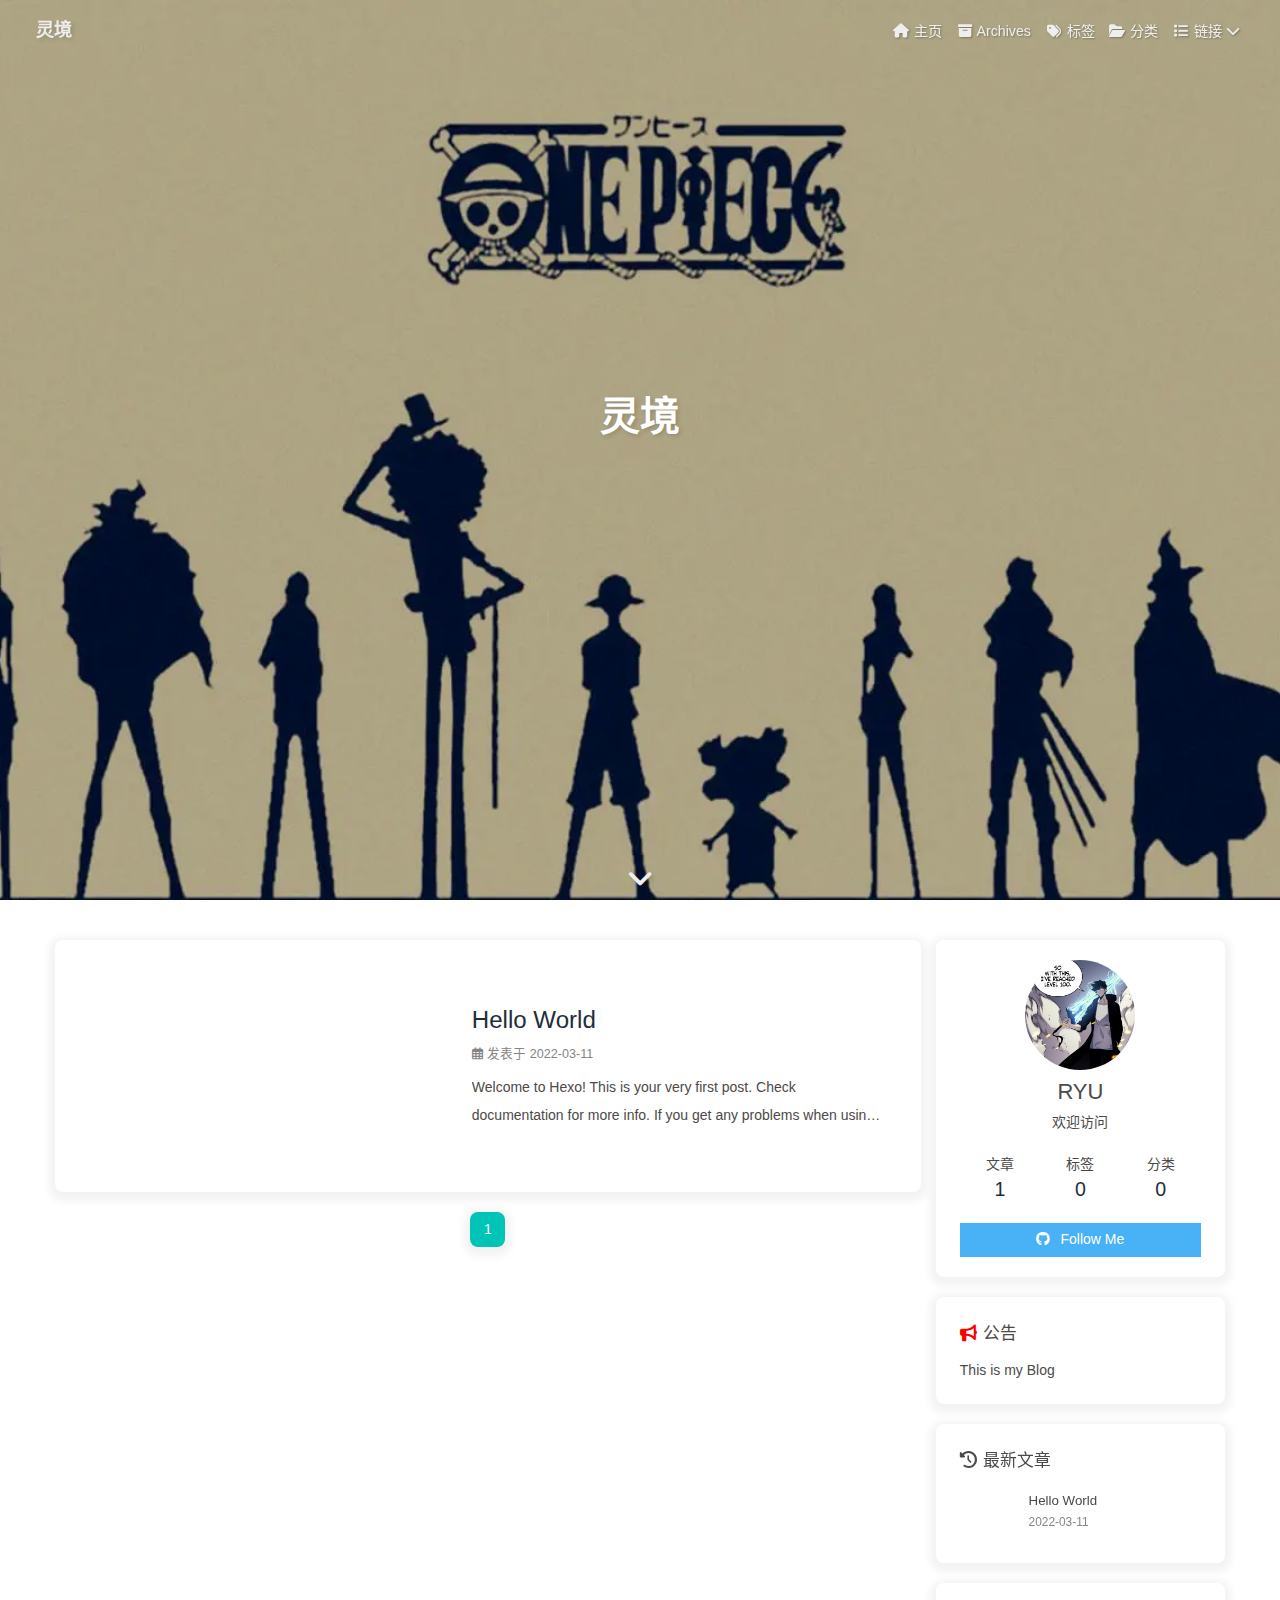
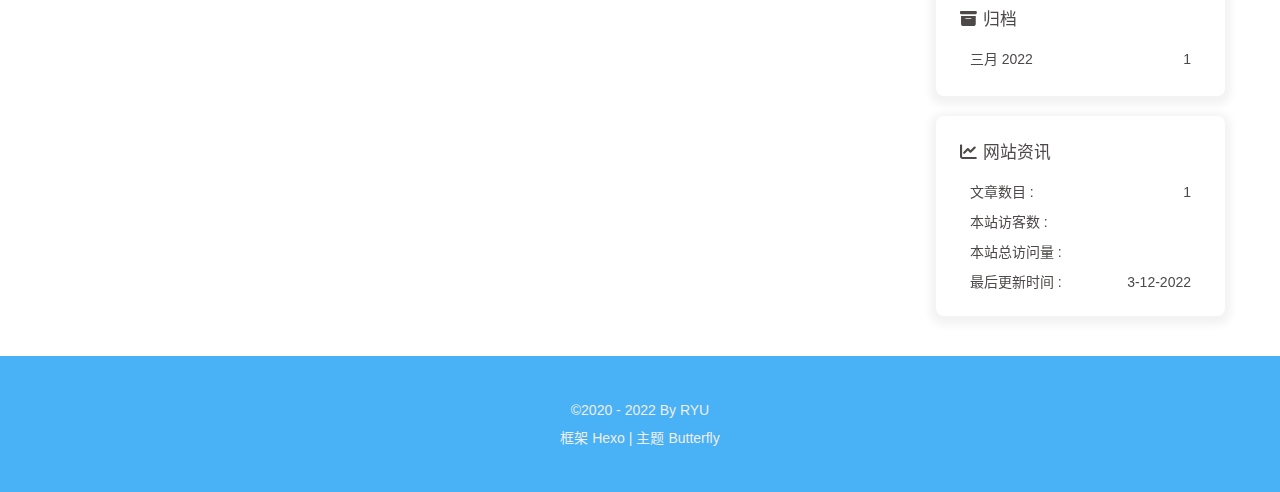
<file: index.html>
<!DOCTYPE html><html lang="zh-CN" data-theme="light"><head><meta charset="UTF-8"><meta http-equiv="X-UA-Compatible" content="IE=edge"><meta name="viewport" content="width=device-width, initial-scale=1.0, maximum-scale=1.0, user-scalable=no"><title>灵境 - 这是一个元宇宙</title><meta name="keywords" content="区块链"><meta name="author" content="RYU"><meta name="copyright" content="RYU"><meta name="format-detection" content="telephone=no"><meta name="theme-color" content="#ffffff"><meta name="description" content="欢迎访问">
<meta property="og:type" content="website">
<meta property="og:title" content="灵境">
<meta property="og:url" content="https://ryu-1992.github/index.html">
<meta property="og:site_name" content="灵境">
<meta property="og:description" content="欢迎访问">
<meta property="og:locale" content="zh_CN">
<meta property="og:image" content="https://ryu-1992.github/img/TX1.jpg">
<meta property="article:author" content="RYU">
<meta property="article:tag" content="区块链">
<meta name="twitter:card" content="summary">
<meta name="twitter:image" content="https://ryu-1992.github/img/TX1.jpg"><link rel="shortcut icon" href="/img/favicon.png"><link rel="canonical" href="https://ryu-1992.github/"><link rel="preconnect" href="//cdn.jsdelivr.net"/><link rel="preconnect" href="//busuanzi.ibruce.info"/><link rel="stylesheet" href="/css/index.css"><link rel="stylesheet" href="https://cdn.jsdelivr.net/npm/@fortawesome/fontawesome-free@6/css/all.min.css" media="print" onload="this.media='all'"><link rel="stylesheet" href="https://cdn.jsdelivr.net/npm/@fancyapps/ui/dist/fancybox.css" media="print" onload="this.media='all'"><script>const GLOBAL_CONFIG = { 
  root: '/',
  algolia: undefined,
  localSearch: undefined,
  translate: undefined,
  noticeOutdate: undefined,
  highlight: {"plugin":"highlighjs","highlightCopy":true,"highlightLang":true,"highlightHeightLimit":false},
  copy: {
    success: '复制成功',
    error: '复制错误',
    noSupport: '浏览器不支持'
  },
  relativeDate: {
    homepage: false,
    post: false
  },
  runtime: '',
  date_suffix: {
    just: '刚刚',
    min: '分钟前',
    hour: '小时前',
    day: '天前',
    month: '个月前'
  },
  copyright: undefined,
  lightbox: 'fancybox',
  Snackbar: undefined,
  source: {
    justifiedGallery: {
      js: 'https://cdn.jsdelivr.net/npm/flickr-justified-gallery@2/dist/fjGallery.min.js',
      css: 'https://cdn.jsdelivr.net/npm/flickr-justified-gallery@2/dist/fjGallery.min.css'
    }
  },
  isPhotoFigcaption: false,
  islazyload: false,
  isAnchor: false
}</script><script id="config-diff">var GLOBAL_CONFIG_SITE = {
  title: '灵境',
  isPost: false,
  isHome: true,
  isHighlightShrink: false,
  isToc: false,
  postUpdate: '2022-03-12 11:59:49'
}</script><noscript><style type="text/css">
  #nav {
    opacity: 1
  }
  .justified-gallery img {
    opacity: 1
  }

  #recent-posts time,
  #post-meta time {
    display: inline !important
  }
</style></noscript><script>(win=>{
    win.saveToLocal = {
      set: function setWithExpiry(key, value, ttl) {
        if (ttl === 0) return
        const now = new Date()
        const expiryDay = ttl * 86400000
        const item = {
          value: value,
          expiry: now.getTime() + expiryDay,
        }
        localStorage.setItem(key, JSON.stringify(item))
      },

      get: function getWithExpiry(key) {
        const itemStr = localStorage.getItem(key)

        if (!itemStr) {
          return undefined
        }
        const item = JSON.parse(itemStr)
        const now = new Date()

        if (now.getTime() > item.expiry) {
          localStorage.removeItem(key)
          return undefined
        }
        return item.value
      }
    }
  
    win.getScript = url => new Promise((resolve, reject) => {
      const script = document.createElement('script')
      script.src = url
      script.async = true
      script.onerror = reject
      script.onload = script.onreadystatechange = function() {
        const loadState = this.readyState
        if (loadState && loadState !== 'loaded' && loadState !== 'complete') return
        script.onload = script.onreadystatechange = null
        resolve()
      }
      document.head.appendChild(script)
    })
  
      win.activateDarkMode = function () {
        document.documentElement.setAttribute('data-theme', 'dark')
        if (document.querySelector('meta[name="theme-color"]') !== null) {
          document.querySelector('meta[name="theme-color"]').setAttribute('content', '#0d0d0d')
        }
      }
      win.activateLightMode = function () {
        document.documentElement.setAttribute('data-theme', 'light')
        if (document.querySelector('meta[name="theme-color"]') !== null) {
          document.querySelector('meta[name="theme-color"]').setAttribute('content', '#ffffff')
        }
      }
      const t = saveToLocal.get('theme')
    
          if (t === 'dark') activateDarkMode()
          else if (t === 'light') activateLightMode()
        
      const asideStatus = saveToLocal.get('aside-status')
      if (asideStatus !== undefined) {
        if (asideStatus === 'hide') {
          document.documentElement.classList.add('hide-aside')
        } else {
          document.documentElement.classList.remove('hide-aside')
        }
      }
    
    const detectApple = () => {
      if(/iPad|iPhone|iPod|Macintosh/.test(navigator.userAgent)){
        document.documentElement.classList.add('apple')
      }
    }
    detectApple()
    })(window)</script><meta name="generator" content="Hexo 5.4.1"></head><body><div id="sidebar"><div id="menu-mask"></div><div id="sidebar-menus"><div class="avatar-img is-center"><img src="/./img/TX1.jpg" onerror="onerror=null;src='/img/friend_404.gif'" alt="avatar"/></div><div class="site-data is-center"><div class="data-item"><a href="/archives/"><div class="headline">文章</div><div class="length-num">1</div></a></div><div class="data-item"><a href="/tags/"><div class="headline">标签</div><div class="length-num">0</div></a></div><div class="data-item"><a href="/categories/"><div class="headline">分类</div><div class="length-num">0</div></a></div></div><hr/><div class="menus_items"><div class="menus_item"><a class="site-page" href="/"><i class="fa-fw fas fa-home"></i><span> 主页</span></a></div><div class="menus_item"><a class="site-page" href="/archives/"><i class="fa-fw fas fa-archive"></i><span> Archives</span></a></div><div class="menus_item"><a class="site-page" href="/tags/"><i class="fa-fw fas fa-tags"></i><span> 标签</span></a></div><div class="menus_item"><a class="site-page" href="/categories/"><i class="fa-fw fas fa-folder-open"></i><span> 分类</span></a></div><div class="menus_item"><a class="site-page group" href="javascript:void(0);"><i class="fa-fw fas fa-list"></i><span> 链接</span><i class="fas fa-chevron-down"></i></a><ul class="menus_item_child"><li><a class="site-page child" href="/music/"><i class="fa-fw fas fa-music"></i><span> 以太坊链接</span></a></li><li><a class="site-page child" href="/movies/"><i class="fa-fw fas fa-video"></i><span> 关于</span></a></li></ul></div></div></div></div><div class="page" id="body-wrap"><header class="full_page" id="page-header" style="background-image: url('/./img/1111.jpg')"><nav id="nav"><span id="blog_name"><a id="site-name" href="/">灵境</a></span><div id="menus"><div class="menus_items"><div class="menus_item"><a class="site-page" href="/"><i class="fa-fw fas fa-home"></i><span> 主页</span></a></div><div class="menus_item"><a class="site-page" href="/archives/"><i class="fa-fw fas fa-archive"></i><span> Archives</span></a></div><div class="menus_item"><a class="site-page" href="/tags/"><i class="fa-fw fas fa-tags"></i><span> 标签</span></a></div><div class="menus_item"><a class="site-page" href="/categories/"><i class="fa-fw fas fa-folder-open"></i><span> 分类</span></a></div><div class="menus_item"><a class="site-page group" href="javascript:void(0);"><i class="fa-fw fas fa-list"></i><span> 链接</span><i class="fas fa-chevron-down"></i></a><ul class="menus_item_child"><li><a class="site-page child" href="/music/"><i class="fa-fw fas fa-music"></i><span> 以太坊链接</span></a></li><li><a class="site-page child" href="/movies/"><i class="fa-fw fas fa-video"></i><span> 关于</span></a></li></ul></div></div><div id="toggle-menu"><a class="site-page"><i class="fas fa-bars fa-fw"></i></a></div></div></nav><div id="site-info"><h1 id="site-title">灵境</h1></div><div id="scroll-down"><i class="fas fa-angle-down scroll-down-effects"></i></div></header><main class="layout" id="content-inner"><div class="recent-posts" id="recent-posts"><div class="recent-post-item"><div class="post_cover left"><a href="/2022/03/11/hello-world/" title="Hello World"><img class="post_bg" src="[data-uri]" onerror="this.onerror=null;this.src='/img/404.jpg'" alt="Hello World"></a></div><div class="recent-post-info"><a class="article-title" href="/2022/03/11/hello-world/" title="Hello World">Hello World</a><div class="article-meta-wrap"><span class="post-meta-date"><i class="far fa-calendar-alt"></i><span class="article-meta-label">发表于</span><time datetime="2022-03-11T14:10:58.760Z" title="发表于 2022-03-11 22:10:58">2022-03-11</time></span></div><div class="content">Welcome to Hexo! This is your very first post. Check documentation for more info. If you get any problems when using Hexo, you can find the answer in troubleshooting or you can ask me on GitHub.
Quick StartCreate a new post1$ hexo new &quot;My New Post&quot;

More info: Writing
Run server1$ hexo server

More info: Server
Generate static files1$ hexo generate

More info: Generating
Deploy to remote sites1$ hexo deploy

More info: Deployment
</div></div></div><nav id="pagination"><div class="pagination"><span class="page-number current">1</span></div></nav></div><div class="aside-content" id="aside-content"><div class="card-widget card-info"><div class="is-center"><div class="avatar-img"><img src="/./img/TX1.jpg" onerror="this.onerror=null;this.src='/img/friend_404.gif'" alt="avatar"/></div><div class="author-info__name">RYU</div><div class="author-info__description">欢迎访问</div></div><div class="card-info-data is-center"><div class="card-info-data-item"><a href="/archives/"><div class="headline">文章</div><div class="length-num">1</div></a></div><div class="card-info-data-item"><a href="/tags/"><div class="headline">标签</div><div class="length-num">0</div></a></div><div class="card-info-data-item"><a href="/categories/"><div class="headline">分类</div><div class="length-num">0</div></a></div></div><a id="card-info-btn" target="_blank" rel="noopener" href="https://github.com/xxxxxx"><i class="fab fa-github"></i><span>Follow Me</span></a></div><div class="card-widget card-announcement"><div class="item-headline"><i class="fas fa-bullhorn fa-shake"></i><span>公告</span></div><div class="announcement_content">This is my Blog</div></div><div class="sticky_layout"><div class="card-widget card-recent-post"><div class="item-headline"><i class="fas fa-history"></i><span>最新文章</span></div><div class="aside-list"><div class="aside-list-item"><a class="thumbnail" href="/2022/03/11/hello-world/" title="Hello World"><img src="[data-uri]" onerror="this.onerror=null;this.src='/img/404.jpg'" alt="Hello World"/></a><div class="content"><a class="title" href="/2022/03/11/hello-world/" title="Hello World">Hello World</a><time datetime="2022-03-11T14:10:58.760Z" title="发表于 2022-03-11 22:10:58">2022-03-11</time></div></div></div></div><div class="card-widget card-archives"><div class="item-headline"><i class="fas fa-archive"></i><span>归档</span></div><ul class="card-archive-list"><li class="card-archive-list-item"><a class="card-archive-list-link" href="/archives/2022/03/"><span class="card-archive-list-date">三月 2022</span><span class="card-archive-list-count">1</span></a></li></ul></div><div class="card-widget card-webinfo"><div class="item-headline"><i class="fas fa-chart-line"></i><span>网站资讯</span></div><div class="webinfo"><div class="webinfo-item"><div class="item-name">文章数目 :</div><div class="item-count">1</div></div><div class="webinfo-item"><div class="item-name">本站访客数 :</div><div class="item-count" id="busuanzi_value_site_uv"></div></div><div class="webinfo-item"><div class="item-name">本站总访问量 :</div><div class="item-count" id="busuanzi_value_site_pv"></div></div><div class="webinfo-item"><div class="item-name">最后更新时间 :</div><div class="item-count" id="last-push-date" data-lastPushDate="2022-03-12T03:59:49.152Z"></div></div></div></div></div></div></main><footer id="footer"><div id="footer-wrap"><div class="copyright">&copy;2020 - 2022 By RYU</div><div class="framework-info"><span>框架 </span><a target="_blank" rel="noopener" href="https://hexo.io">Hexo</a><span class="footer-separator">|</span><span>主题 </span><a target="_blank" rel="noopener" href="https://github.com/jerryc127/hexo-theme-butterfly">Butterfly</a></div></div></footer></div><div id="rightside"><div id="rightside-config-hide"><button id="darkmode" type="button" title="浅色和深色模式转换"><i class="fas fa-adjust"></i></button><button id="hide-aside-btn" type="button" title="单栏和双栏切换"><i class="fas fa-arrows-alt-h"></i></button></div><div id="rightside-config-show"><button id="rightside_config" type="button" title="设置"><i class="fas fa-cog fa-spin"></i></button><button id="go-up" type="button" title="回到顶部"><i class="fas fa-arrow-up"></i></button></div></div><div><script src="/js/utils.js"></script><script src="/js/main.js"></script><script src="https://cdn.jsdelivr.net/npm/@fancyapps/ui/dist/fancybox.umd.js"></script><div class="js-pjax"></div><script async data-pjax src="//busuanzi.ibruce.info/busuanzi/2.3/busuanzi.pure.mini.js"></script></div></body></html>
</file>
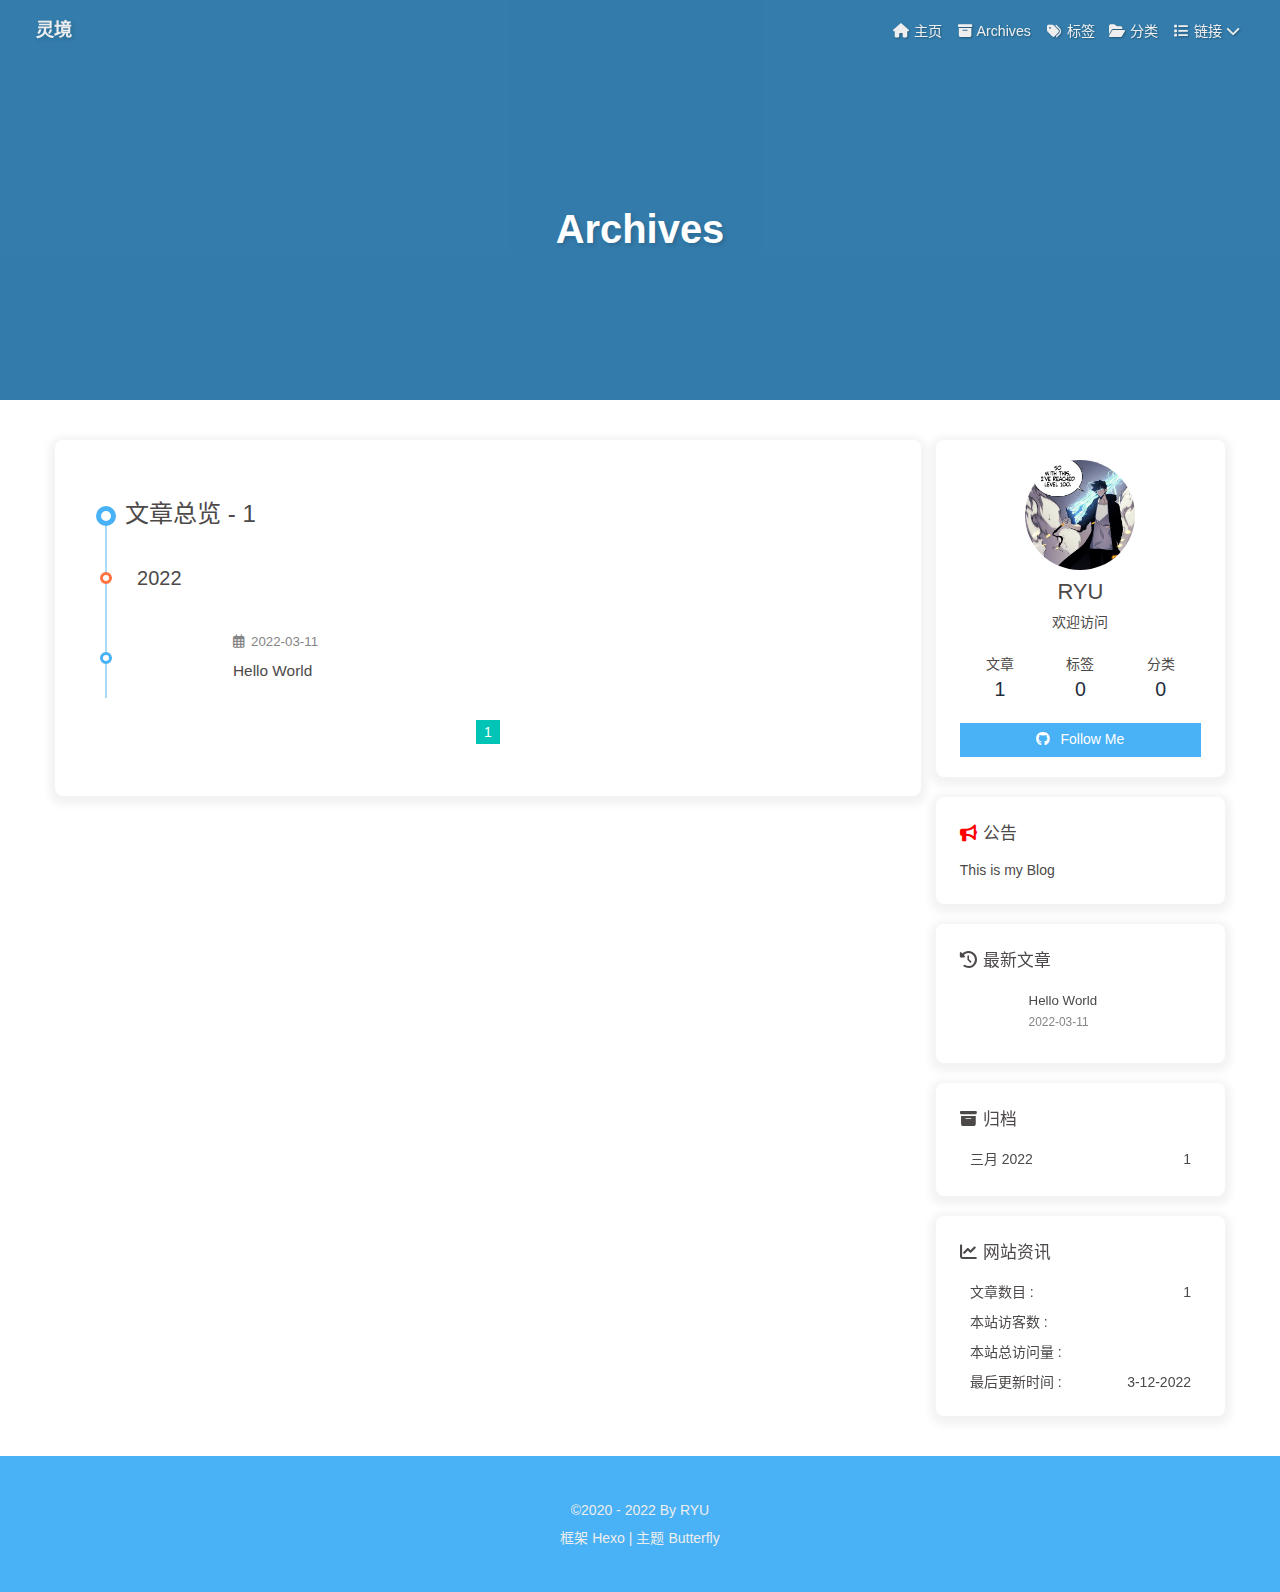
<file: archives/index.html>
<!DOCTYPE html><html lang="zh-CN" data-theme="light"><head><meta charset="UTF-8"><meta http-equiv="X-UA-Compatible" content="IE=edge"><meta name="viewport" content="width=device-width, initial-scale=1.0, maximum-scale=1.0, user-scalable=no"><title>Archives | 灵境</title><meta name="keywords" content="区块链"><meta name="author" content="RYU"><meta name="copyright" content="RYU"><meta name="format-detection" content="telephone=no"><meta name="theme-color" content="#ffffff"><meta name="description" content="欢迎访问">
<meta property="og:type" content="website">
<meta property="og:title" content="灵境">
<meta property="og:url" content="https://ryu-1992.github/archives/index.html">
<meta property="og:site_name" content="灵境">
<meta property="og:description" content="欢迎访问">
<meta property="og:locale" content="zh_CN">
<meta property="og:image" content="https://ryu-1992.github/img/TX1.jpg">
<meta property="article:author" content="RYU">
<meta property="article:tag" content="区块链">
<meta name="twitter:card" content="summary">
<meta name="twitter:image" content="https://ryu-1992.github/img/TX1.jpg"><link rel="shortcut icon" href="/img/favicon.png"><link rel="canonical" href="https://ryu-1992.github/archives/"><link rel="preconnect" href="//cdn.jsdelivr.net"/><link rel="preconnect" href="//busuanzi.ibruce.info"/><link rel="stylesheet" href="/css/index.css"><link rel="stylesheet" href="https://cdn.jsdelivr.net/npm/@fortawesome/fontawesome-free@6/css/all.min.css" media="print" onload="this.media='all'"><link rel="stylesheet" href="https://cdn.jsdelivr.net/npm/@fancyapps/ui/dist/fancybox.css" media="print" onload="this.media='all'"><script>const GLOBAL_CONFIG = { 
  root: '/',
  algolia: undefined,
  localSearch: undefined,
  translate: undefined,
  noticeOutdate: undefined,
  highlight: {"plugin":"highlighjs","highlightCopy":true,"highlightLang":true,"highlightHeightLimit":false},
  copy: {
    success: '复制成功',
    error: '复制错误',
    noSupport: '浏览器不支持'
  },
  relativeDate: {
    homepage: false,
    post: false
  },
  runtime: '',
  date_suffix: {
    just: '刚刚',
    min: '分钟前',
    hour: '小时前',
    day: '天前',
    month: '个月前'
  },
  copyright: undefined,
  lightbox: 'fancybox',
  Snackbar: undefined,
  source: {
    justifiedGallery: {
      js: 'https://cdn.jsdelivr.net/npm/flickr-justified-gallery@2/dist/fjGallery.min.js',
      css: 'https://cdn.jsdelivr.net/npm/flickr-justified-gallery@2/dist/fjGallery.min.css'
    }
  },
  isPhotoFigcaption: false,
  islazyload: false,
  isAnchor: false
}</script><script id="config-diff">var GLOBAL_CONFIG_SITE = {
  title: 'Archives',
  isPost: false,
  isHome: false,
  isHighlightShrink: false,
  isToc: false,
  postUpdate: '2022-03-12 11:59:49'
}</script><noscript><style type="text/css">
  #nav {
    opacity: 1
  }
  .justified-gallery img {
    opacity: 1
  }

  #recent-posts time,
  #post-meta time {
    display: inline !important
  }
</style></noscript><script>(win=>{
    win.saveToLocal = {
      set: function setWithExpiry(key, value, ttl) {
        if (ttl === 0) return
        const now = new Date()
        const expiryDay = ttl * 86400000
        const item = {
          value: value,
          expiry: now.getTime() + expiryDay,
        }
        localStorage.setItem(key, JSON.stringify(item))
      },

      get: function getWithExpiry(key) {
        const itemStr = localStorage.getItem(key)

        if (!itemStr) {
          return undefined
        }
        const item = JSON.parse(itemStr)
        const now = new Date()

        if (now.getTime() > item.expiry) {
          localStorage.removeItem(key)
          return undefined
        }
        return item.value
      }
    }
  
    win.getScript = url => new Promise((resolve, reject) => {
      const script = document.createElement('script')
      script.src = url
      script.async = true
      script.onerror = reject
      script.onload = script.onreadystatechange = function() {
        const loadState = this.readyState
        if (loadState && loadState !== 'loaded' && loadState !== 'complete') return
        script.onload = script.onreadystatechange = null
        resolve()
      }
      document.head.appendChild(script)
    })
  
      win.activateDarkMode = function () {
        document.documentElement.setAttribute('data-theme', 'dark')
        if (document.querySelector('meta[name="theme-color"]') !== null) {
          document.querySelector('meta[name="theme-color"]').setAttribute('content', '#0d0d0d')
        }
      }
      win.activateLightMode = function () {
        document.documentElement.setAttribute('data-theme', 'light')
        if (document.querySelector('meta[name="theme-color"]') !== null) {
          document.querySelector('meta[name="theme-color"]').setAttribute('content', '#ffffff')
        }
      }
      const t = saveToLocal.get('theme')
    
          if (t === 'dark') activateDarkMode()
          else if (t === 'light') activateLightMode()
        
      const asideStatus = saveToLocal.get('aside-status')
      if (asideStatus !== undefined) {
        if (asideStatus === 'hide') {
          document.documentElement.classList.add('hide-aside')
        } else {
          document.documentElement.classList.remove('hide-aside')
        }
      }
    
    const detectApple = () => {
      if(/iPad|iPhone|iPod|Macintosh/.test(navigator.userAgent)){
        document.documentElement.classList.add('apple')
      }
    }
    detectApple()
    })(window)</script><meta name="generator" content="Hexo 5.4.1"></head><body><div id="sidebar"><div id="menu-mask"></div><div id="sidebar-menus"><div class="avatar-img is-center"><img src="/./img/TX1.jpg" onerror="onerror=null;src='/img/friend_404.gif'" alt="avatar"/></div><div class="site-data is-center"><div class="data-item"><a href="/archives/"><div class="headline">文章</div><div class="length-num">1</div></a></div><div class="data-item"><a href="/tags/"><div class="headline">标签</div><div class="length-num">0</div></a></div><div class="data-item"><a href="/categories/"><div class="headline">分类</div><div class="length-num">0</div></a></div></div><hr/><div class="menus_items"><div class="menus_item"><a class="site-page" href="/"><i class="fa-fw fas fa-home"></i><span> 主页</span></a></div><div class="menus_item"><a class="site-page" href="/archives/"><i class="fa-fw fas fa-archive"></i><span> Archives</span></a></div><div class="menus_item"><a class="site-page" href="/tags/"><i class="fa-fw fas fa-tags"></i><span> 标签</span></a></div><div class="menus_item"><a class="site-page" href="/categories/"><i class="fa-fw fas fa-folder-open"></i><span> 分类</span></a></div><div class="menus_item"><a class="site-page group" href="javascript:void(0);"><i class="fa-fw fas fa-list"></i><span> 链接</span><i class="fas fa-chevron-down"></i></a><ul class="menus_item_child"><li><a class="site-page child" href="/music/"><i class="fa-fw fas fa-music"></i><span> 以太坊链接</span></a></li><li><a class="site-page child" href="/movies/"><i class="fa-fw fas fa-video"></i><span> 关于</span></a></li></ul></div></div></div></div><div class="page" id="body-wrap"><header class="not-home-page" id="page-header"><nav id="nav"><span id="blog_name"><a id="site-name" href="/">灵境</a></span><div id="menus"><div class="menus_items"><div class="menus_item"><a class="site-page" href="/"><i class="fa-fw fas fa-home"></i><span> 主页</span></a></div><div class="menus_item"><a class="site-page" href="/archives/"><i class="fa-fw fas fa-archive"></i><span> Archives</span></a></div><div class="menus_item"><a class="site-page" href="/tags/"><i class="fa-fw fas fa-tags"></i><span> 标签</span></a></div><div class="menus_item"><a class="site-page" href="/categories/"><i class="fa-fw fas fa-folder-open"></i><span> 分类</span></a></div><div class="menus_item"><a class="site-page group" href="javascript:void(0);"><i class="fa-fw fas fa-list"></i><span> 链接</span><i class="fas fa-chevron-down"></i></a><ul class="menus_item_child"><li><a class="site-page child" href="/music/"><i class="fa-fw fas fa-music"></i><span> 以太坊链接</span></a></li><li><a class="site-page child" href="/movies/"><i class="fa-fw fas fa-video"></i><span> 关于</span></a></li></ul></div></div><div id="toggle-menu"><a class="site-page"><i class="fas fa-bars fa-fw"></i></a></div></div></nav><div id="page-site-info"><h1 id="site-title">Archives</h1></div></header><main class="layout" id="content-inner"><div id="archive"><div class="article-sort-title">文章总览 - 1</div><div class="article-sort"><div class="article-sort-item year">2022</div><div class="article-sort-item"><a class="article-sort-item-img" href="/2022/03/11/hello-world/" title="Hello World"><img src="[data-uri]" alt="Hello World" onerror="this.onerror=null;this.src='/img/404.jpg'"></a><div class="article-sort-item-info"><div class="article-sort-item-time"><i class="far fa-calendar-alt"></i><time class="post-meta-date-created" datetime="2022-03-11T14:10:58.760Z" title="发表于 2022-03-11 22:10:58">2022-03-11</time></div><a class="article-sort-item-title" href="/2022/03/11/hello-world/" title="Hello World">Hello World</a></div></div></div><nav id="pagination"><div class="pagination"><span class="page-number current">1</span></div></nav></div><div class="aside-content" id="aside-content"><div class="card-widget card-info"><div class="is-center"><div class="avatar-img"><img src="/./img/TX1.jpg" onerror="this.onerror=null;this.src='/img/friend_404.gif'" alt="avatar"/></div><div class="author-info__name">RYU</div><div class="author-info__description">欢迎访问</div></div><div class="card-info-data is-center"><div class="card-info-data-item"><a href="/archives/"><div class="headline">文章</div><div class="length-num">1</div></a></div><div class="card-info-data-item"><a href="/tags/"><div class="headline">标签</div><div class="length-num">0</div></a></div><div class="card-info-data-item"><a href="/categories/"><div class="headline">分类</div><div class="length-num">0</div></a></div></div><a id="card-info-btn" target="_blank" rel="noopener" href="https://github.com/xxxxxx"><i class="fab fa-github"></i><span>Follow Me</span></a></div><div class="card-widget card-announcement"><div class="item-headline"><i class="fas fa-bullhorn fa-shake"></i><span>公告</span></div><div class="announcement_content">This is my Blog</div></div><div class="sticky_layout"><div class="card-widget card-recent-post"><div class="item-headline"><i class="fas fa-history"></i><span>最新文章</span></div><div class="aside-list"><div class="aside-list-item"><a class="thumbnail" href="/2022/03/11/hello-world/" title="Hello World"><img src="[data-uri]" onerror="this.onerror=null;this.src='/img/404.jpg'" alt="Hello World"/></a><div class="content"><a class="title" href="/2022/03/11/hello-world/" title="Hello World">Hello World</a><time datetime="2022-03-11T14:10:58.760Z" title="发表于 2022-03-11 22:10:58">2022-03-11</time></div></div></div></div><div class="card-widget card-archives"><div class="item-headline"><i class="fas fa-archive"></i><span>归档</span></div><ul class="card-archive-list"><li class="card-archive-list-item"><a class="card-archive-list-link" href="/archives/2022/03/"><span class="card-archive-list-date">三月 2022</span><span class="card-archive-list-count">1</span></a></li></ul></div><div class="card-widget card-webinfo"><div class="item-headline"><i class="fas fa-chart-line"></i><span>网站资讯</span></div><div class="webinfo"><div class="webinfo-item"><div class="item-name">文章数目 :</div><div class="item-count">1</div></div><div class="webinfo-item"><div class="item-name">本站访客数 :</div><div class="item-count" id="busuanzi_value_site_uv"></div></div><div class="webinfo-item"><div class="item-name">本站总访问量 :</div><div class="item-count" id="busuanzi_value_site_pv"></div></div><div class="webinfo-item"><div class="item-name">最后更新时间 :</div><div class="item-count" id="last-push-date" data-lastPushDate="2022-03-12T03:59:49.152Z"></div></div></div></div></div></div></main><footer id="footer"><div id="footer-wrap"><div class="copyright">&copy;2020 - 2022 By RYU</div><div class="framework-info"><span>框架 </span><a target="_blank" rel="noopener" href="https://hexo.io">Hexo</a><span class="footer-separator">|</span><span>主题 </span><a target="_blank" rel="noopener" href="https://github.com/jerryc127/hexo-theme-butterfly">Butterfly</a></div></div></footer></div><div id="rightside"><div id="rightside-config-hide"><button id="darkmode" type="button" title="浅色和深色模式转换"><i class="fas fa-adjust"></i></button><button id="hide-aside-btn" type="button" title="单栏和双栏切换"><i class="fas fa-arrows-alt-h"></i></button></div><div id="rightside-config-show"><button id="rightside_config" type="button" title="设置"><i class="fas fa-cog fa-spin"></i></button><button id="go-up" type="button" title="回到顶部"><i class="fas fa-arrow-up"></i></button></div></div><div><script src="/js/utils.js"></script><script src="/js/main.js"></script><script src="https://cdn.jsdelivr.net/npm/@fancyapps/ui/dist/fancybox.umd.js"></script><div class="js-pjax"></div><script async data-pjax src="//busuanzi.ibruce.info/busuanzi/2.3/busuanzi.pure.mini.js"></script></div></body></html>
</file>
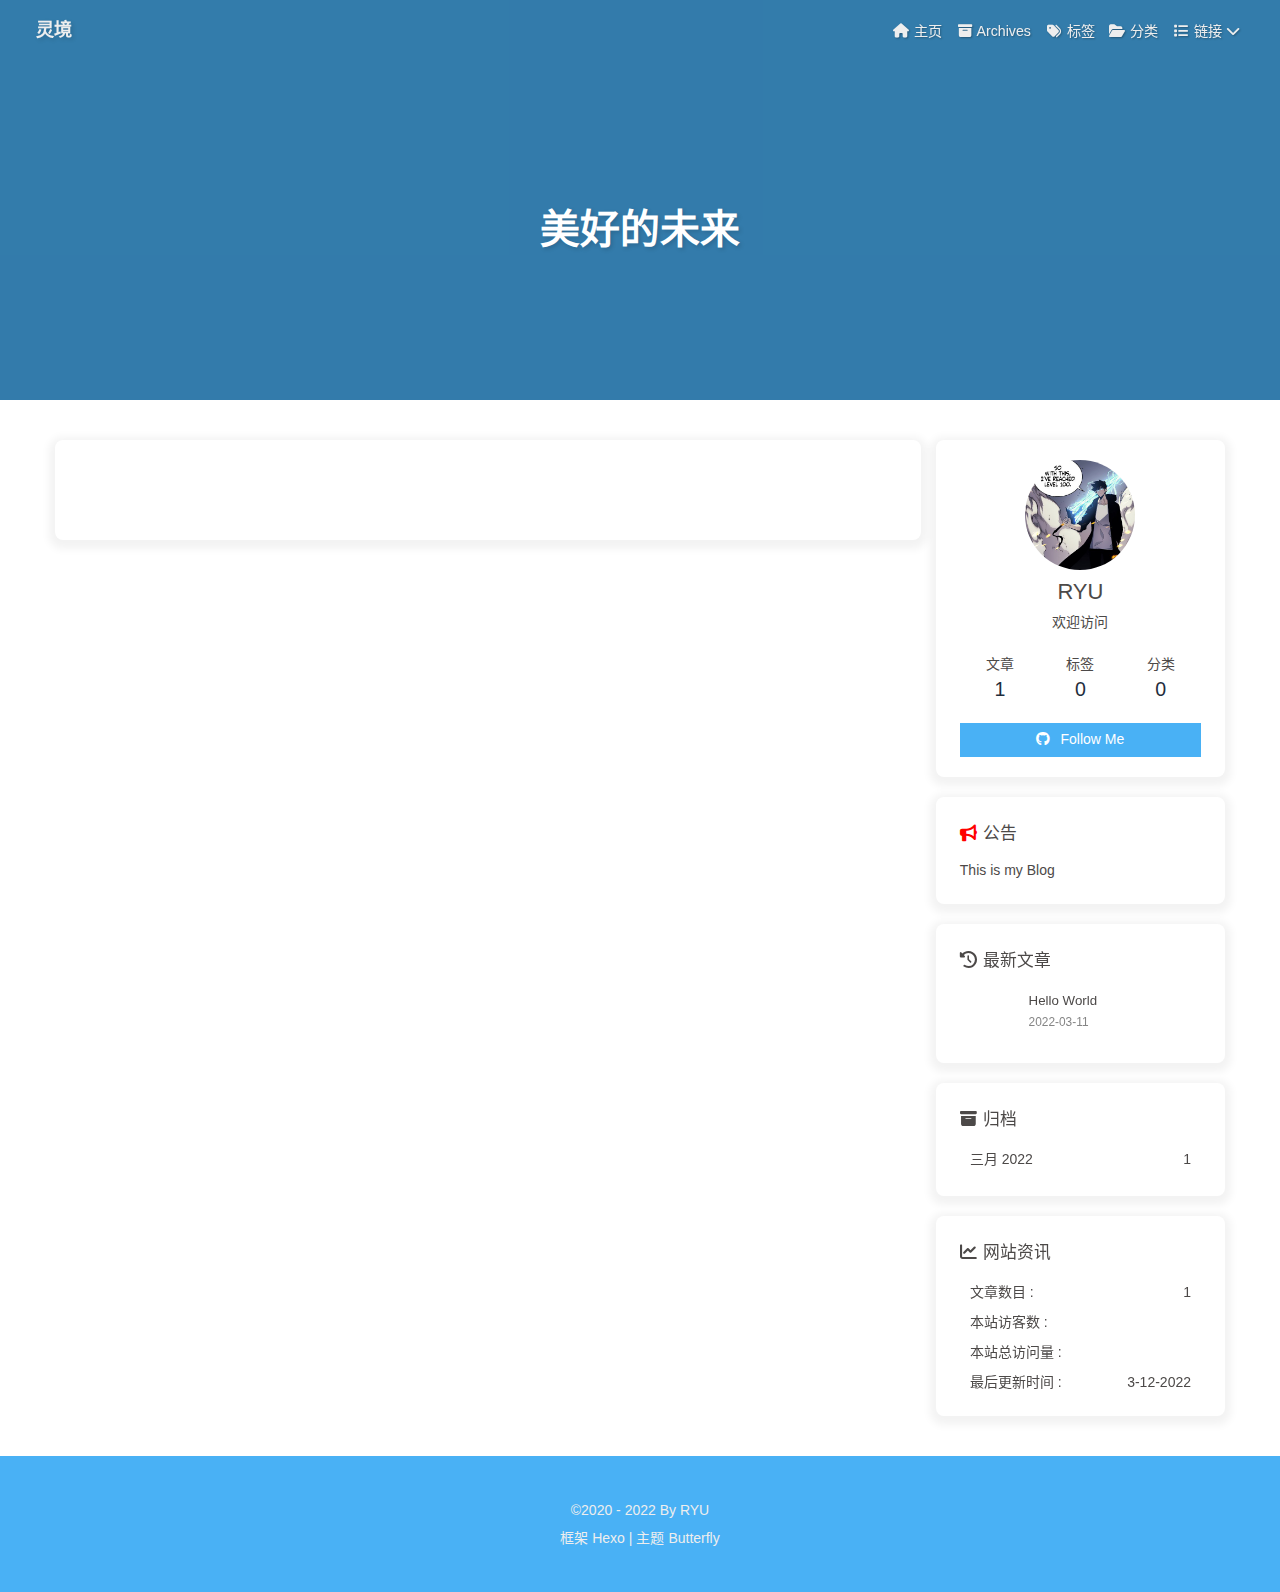
<file: categories/index.html>
<!DOCTYPE html><html lang="zh-CN" data-theme="light"><head><meta charset="UTF-8"><meta http-equiv="X-UA-Compatible" content="IE=edge"><meta name="viewport" content="width=device-width, initial-scale=1.0, maximum-scale=1.0, user-scalable=no"><title>美好的未来 | 灵境</title><meta name="keywords" content="区块链"><meta name="author" content="RYU"><meta name="copyright" content="RYU"><meta name="format-detection" content="telephone=no"><meta name="theme-color" content="#ffffff"><meta name="description" content="欢迎访问">
<meta property="og:type" content="website">
<meta property="og:title" content="美好的未来">
<meta property="og:url" content="https://ryu-1992.github/categories/index.html">
<meta property="og:site_name" content="灵境">
<meta property="og:description" content="欢迎访问">
<meta property="og:locale" content="zh_CN">
<meta property="og:image" content="[data-uri]">
<meta property="article:published_time" content="2022-03-11T16:26:38.000Z">
<meta property="article:modified_time" content="2022-03-11T16:28:02.146Z">
<meta property="article:author" content="RYU">
<meta property="article:tag" content="区块链">
<meta name="twitter:card" content="summary">
<meta name="twitter:image" content="[data-uri]"><link rel="shortcut icon" href="/img/favicon.png"><link rel="canonical" href="https://ryu-1992.github/categories/"><link rel="preconnect" href="//cdn.jsdelivr.net"/><link rel="preconnect" href="//busuanzi.ibruce.info"/><link rel="stylesheet" href="/css/index.css"><link rel="stylesheet" href="https://cdn.jsdelivr.net/npm/@fortawesome/fontawesome-free@6/css/all.min.css" media="print" onload="this.media='all'"><link rel="stylesheet" href="https://cdn.jsdelivr.net/npm/@fancyapps/ui/dist/fancybox.css" media="print" onload="this.media='all'"><script>const GLOBAL_CONFIG = { 
  root: '/',
  algolia: undefined,
  localSearch: undefined,
  translate: undefined,
  noticeOutdate: undefined,
  highlight: {"plugin":"highlighjs","highlightCopy":true,"highlightLang":true,"highlightHeightLimit":false},
  copy: {
    success: '复制成功',
    error: '复制错误',
    noSupport: '浏览器不支持'
  },
  relativeDate: {
    homepage: false,
    post: false
  },
  runtime: '',
  date_suffix: {
    just: '刚刚',
    min: '分钟前',
    hour: '小时前',
    day: '天前',
    month: '个月前'
  },
  copyright: undefined,
  lightbox: 'fancybox',
  Snackbar: undefined,
  source: {
    justifiedGallery: {
      js: 'https://cdn.jsdelivr.net/npm/flickr-justified-gallery@2/dist/fjGallery.min.js',
      css: 'https://cdn.jsdelivr.net/npm/flickr-justified-gallery@2/dist/fjGallery.min.css'
    }
  },
  isPhotoFigcaption: false,
  islazyload: false,
  isAnchor: false
}</script><script id="config-diff">var GLOBAL_CONFIG_SITE = {
  title: '美好的未来',
  isPost: false,
  isHome: false,
  isHighlightShrink: false,
  isToc: false,
  postUpdate: '2022-03-12 00:28:02'
}</script><noscript><style type="text/css">
  #nav {
    opacity: 1
  }
  .justified-gallery img {
    opacity: 1
  }

  #recent-posts time,
  #post-meta time {
    display: inline !important
  }
</style></noscript><script>(win=>{
    win.saveToLocal = {
      set: function setWithExpiry(key, value, ttl) {
        if (ttl === 0) return
        const now = new Date()
        const expiryDay = ttl * 86400000
        const item = {
          value: value,
          expiry: now.getTime() + expiryDay,
        }
        localStorage.setItem(key, JSON.stringify(item))
      },

      get: function getWithExpiry(key) {
        const itemStr = localStorage.getItem(key)

        if (!itemStr) {
          return undefined
        }
        const item = JSON.parse(itemStr)
        const now = new Date()

        if (now.getTime() > item.expiry) {
          localStorage.removeItem(key)
          return undefined
        }
        return item.value
      }
    }
  
    win.getScript = url => new Promise((resolve, reject) => {
      const script = document.createElement('script')
      script.src = url
      script.async = true
      script.onerror = reject
      script.onload = script.onreadystatechange = function() {
        const loadState = this.readyState
        if (loadState && loadState !== 'loaded' && loadState !== 'complete') return
        script.onload = script.onreadystatechange = null
        resolve()
      }
      document.head.appendChild(script)
    })
  
      win.activateDarkMode = function () {
        document.documentElement.setAttribute('data-theme', 'dark')
        if (document.querySelector('meta[name="theme-color"]') !== null) {
          document.querySelector('meta[name="theme-color"]').setAttribute('content', '#0d0d0d')
        }
      }
      win.activateLightMode = function () {
        document.documentElement.setAttribute('data-theme', 'light')
        if (document.querySelector('meta[name="theme-color"]') !== null) {
          document.querySelector('meta[name="theme-color"]').setAttribute('content', '#ffffff')
        }
      }
      const t = saveToLocal.get('theme')
    
          if (t === 'dark') activateDarkMode()
          else if (t === 'light') activateLightMode()
        
      const asideStatus = saveToLocal.get('aside-status')
      if (asideStatus !== undefined) {
        if (asideStatus === 'hide') {
          document.documentElement.classList.add('hide-aside')
        } else {
          document.documentElement.classList.remove('hide-aside')
        }
      }
    
    const detectApple = () => {
      if(/iPad|iPhone|iPod|Macintosh/.test(navigator.userAgent)){
        document.documentElement.classList.add('apple')
      }
    }
    detectApple()
    })(window)</script><meta name="generator" content="Hexo 5.4.1"></head><body><div id="sidebar"><div id="menu-mask"></div><div id="sidebar-menus"><div class="avatar-img is-center"><img src="/./img/TX1.jpg" onerror="onerror=null;src='/img/friend_404.gif'" alt="avatar"/></div><div class="site-data is-center"><div class="data-item"><a href="/archives/"><div class="headline">文章</div><div class="length-num">1</div></a></div><div class="data-item"><a href="/tags/"><div class="headline">标签</div><div class="length-num">0</div></a></div><div class="data-item"><a href="/categories/"><div class="headline">分类</div><div class="length-num">0</div></a></div></div><hr/><div class="menus_items"><div class="menus_item"><a class="site-page" href="/"><i class="fa-fw fas fa-home"></i><span> 主页</span></a></div><div class="menus_item"><a class="site-page" href="/archives/"><i class="fa-fw fas fa-archive"></i><span> Archives</span></a></div><div class="menus_item"><a class="site-page" href="/tags/"><i class="fa-fw fas fa-tags"></i><span> 标签</span></a></div><div class="menus_item"><a class="site-page" href="/categories/"><i class="fa-fw fas fa-folder-open"></i><span> 分类</span></a></div><div class="menus_item"><a class="site-page group" href="javascript:void(0);"><i class="fa-fw fas fa-list"></i><span> 链接</span><i class="fas fa-chevron-down"></i></a><ul class="menus_item_child"><li><a class="site-page child" href="/music/"><i class="fa-fw fas fa-music"></i><span> 以太坊链接</span></a></li><li><a class="site-page child" href="/movies/"><i class="fa-fw fas fa-video"></i><span> 关于</span></a></li></ul></div></div></div></div><div class="page" id="body-wrap"><header class="not-home-page" id="page-header"><nav id="nav"><span id="blog_name"><a id="site-name" href="/">灵境</a></span><div id="menus"><div class="menus_items"><div class="menus_item"><a class="site-page" href="/"><i class="fa-fw fas fa-home"></i><span> 主页</span></a></div><div class="menus_item"><a class="site-page" href="/archives/"><i class="fa-fw fas fa-archive"></i><span> Archives</span></a></div><div class="menus_item"><a class="site-page" href="/tags/"><i class="fa-fw fas fa-tags"></i><span> 标签</span></a></div><div class="menus_item"><a class="site-page" href="/categories/"><i class="fa-fw fas fa-folder-open"></i><span> 分类</span></a></div><div class="menus_item"><a class="site-page group" href="javascript:void(0);"><i class="fa-fw fas fa-list"></i><span> 链接</span><i class="fas fa-chevron-down"></i></a><ul class="menus_item_child"><li><a class="site-page child" href="/music/"><i class="fa-fw fas fa-music"></i><span> 以太坊链接</span></a></li><li><a class="site-page child" href="/movies/"><i class="fa-fw fas fa-video"></i><span> 关于</span></a></li></ul></div></div><div id="toggle-menu"><a class="site-page"><i class="fas fa-bars fa-fw"></i></a></div></div></nav><div id="page-site-info"><h1 id="site-title">美好的未来</h1></div></header><main class="layout" id="content-inner"><div id="page"><div class="category-lists"></div></div><div class="aside-content" id="aside-content"><div class="card-widget card-info"><div class="is-center"><div class="avatar-img"><img src="/./img/TX1.jpg" onerror="this.onerror=null;this.src='/img/friend_404.gif'" alt="avatar"/></div><div class="author-info__name">RYU</div><div class="author-info__description">欢迎访问</div></div><div class="card-info-data is-center"><div class="card-info-data-item"><a href="/archives/"><div class="headline">文章</div><div class="length-num">1</div></a></div><div class="card-info-data-item"><a href="/tags/"><div class="headline">标签</div><div class="length-num">0</div></a></div><div class="card-info-data-item"><a href="/categories/"><div class="headline">分类</div><div class="length-num">0</div></a></div></div><a id="card-info-btn" target="_blank" rel="noopener" href="https://github.com/xxxxxx"><i class="fab fa-github"></i><span>Follow Me</span></a></div><div class="card-widget card-announcement"><div class="item-headline"><i class="fas fa-bullhorn fa-shake"></i><span>公告</span></div><div class="announcement_content">This is my Blog</div></div><div class="sticky_layout"><div class="card-widget card-recent-post"><div class="item-headline"><i class="fas fa-history"></i><span>最新文章</span></div><div class="aside-list"><div class="aside-list-item"><a class="thumbnail" href="/2022/03/11/hello-world/" title="Hello World"><img src="[data-uri]" onerror="this.onerror=null;this.src='/img/404.jpg'" alt="Hello World"/></a><div class="content"><a class="title" href="/2022/03/11/hello-world/" title="Hello World">Hello World</a><time datetime="2022-03-11T14:10:58.760Z" title="发表于 2022-03-11 22:10:58">2022-03-11</time></div></div></div></div><div class="card-widget card-archives"><div class="item-headline"><i class="fas fa-archive"></i><span>归档</span></div><ul class="card-archive-list"><li class="card-archive-list-item"><a class="card-archive-list-link" href="/archives/2022/03/"><span class="card-archive-list-date">三月 2022</span><span class="card-archive-list-count">1</span></a></li></ul></div><div class="card-widget card-webinfo"><div class="item-headline"><i class="fas fa-chart-line"></i><span>网站资讯</span></div><div class="webinfo"><div class="webinfo-item"><div class="item-name">文章数目 :</div><div class="item-count">1</div></div><div class="webinfo-item"><div class="item-name">本站访客数 :</div><div class="item-count" id="busuanzi_value_site_uv"></div></div><div class="webinfo-item"><div class="item-name">本站总访问量 :</div><div class="item-count" id="busuanzi_value_site_pv"></div></div><div class="webinfo-item"><div class="item-name">最后更新时间 :</div><div class="item-count" id="last-push-date" data-lastPushDate="2022-03-12T03:59:49.152Z"></div></div></div></div></div></div></main><footer id="footer"><div id="footer-wrap"><div class="copyright">&copy;2020 - 2022 By RYU</div><div class="framework-info"><span>框架 </span><a target="_blank" rel="noopener" href="https://hexo.io">Hexo</a><span class="footer-separator">|</span><span>主题 </span><a target="_blank" rel="noopener" href="https://github.com/jerryc127/hexo-theme-butterfly">Butterfly</a></div></div></footer></div><div id="rightside"><div id="rightside-config-hide"><button id="darkmode" type="button" title="浅色和深色模式转换"><i class="fas fa-adjust"></i></button><button id="hide-aside-btn" type="button" title="单栏和双栏切换"><i class="fas fa-arrows-alt-h"></i></button></div><div id="rightside-config-show"><button id="rightside_config" type="button" title="设置"><i class="fas fa-cog fa-spin"></i></button><button id="go-up" type="button" title="回到顶部"><i class="fas fa-arrow-up"></i></button></div></div><div><script src="/js/utils.js"></script><script src="/js/main.js"></script><script src="https://cdn.jsdelivr.net/npm/@fancyapps/ui/dist/fancybox.umd.js"></script><div class="js-pjax"></div><script async data-pjax src="//busuanzi.ibruce.info/busuanzi/2.3/busuanzi.pure.mini.js"></script></div></body></html>
</file>
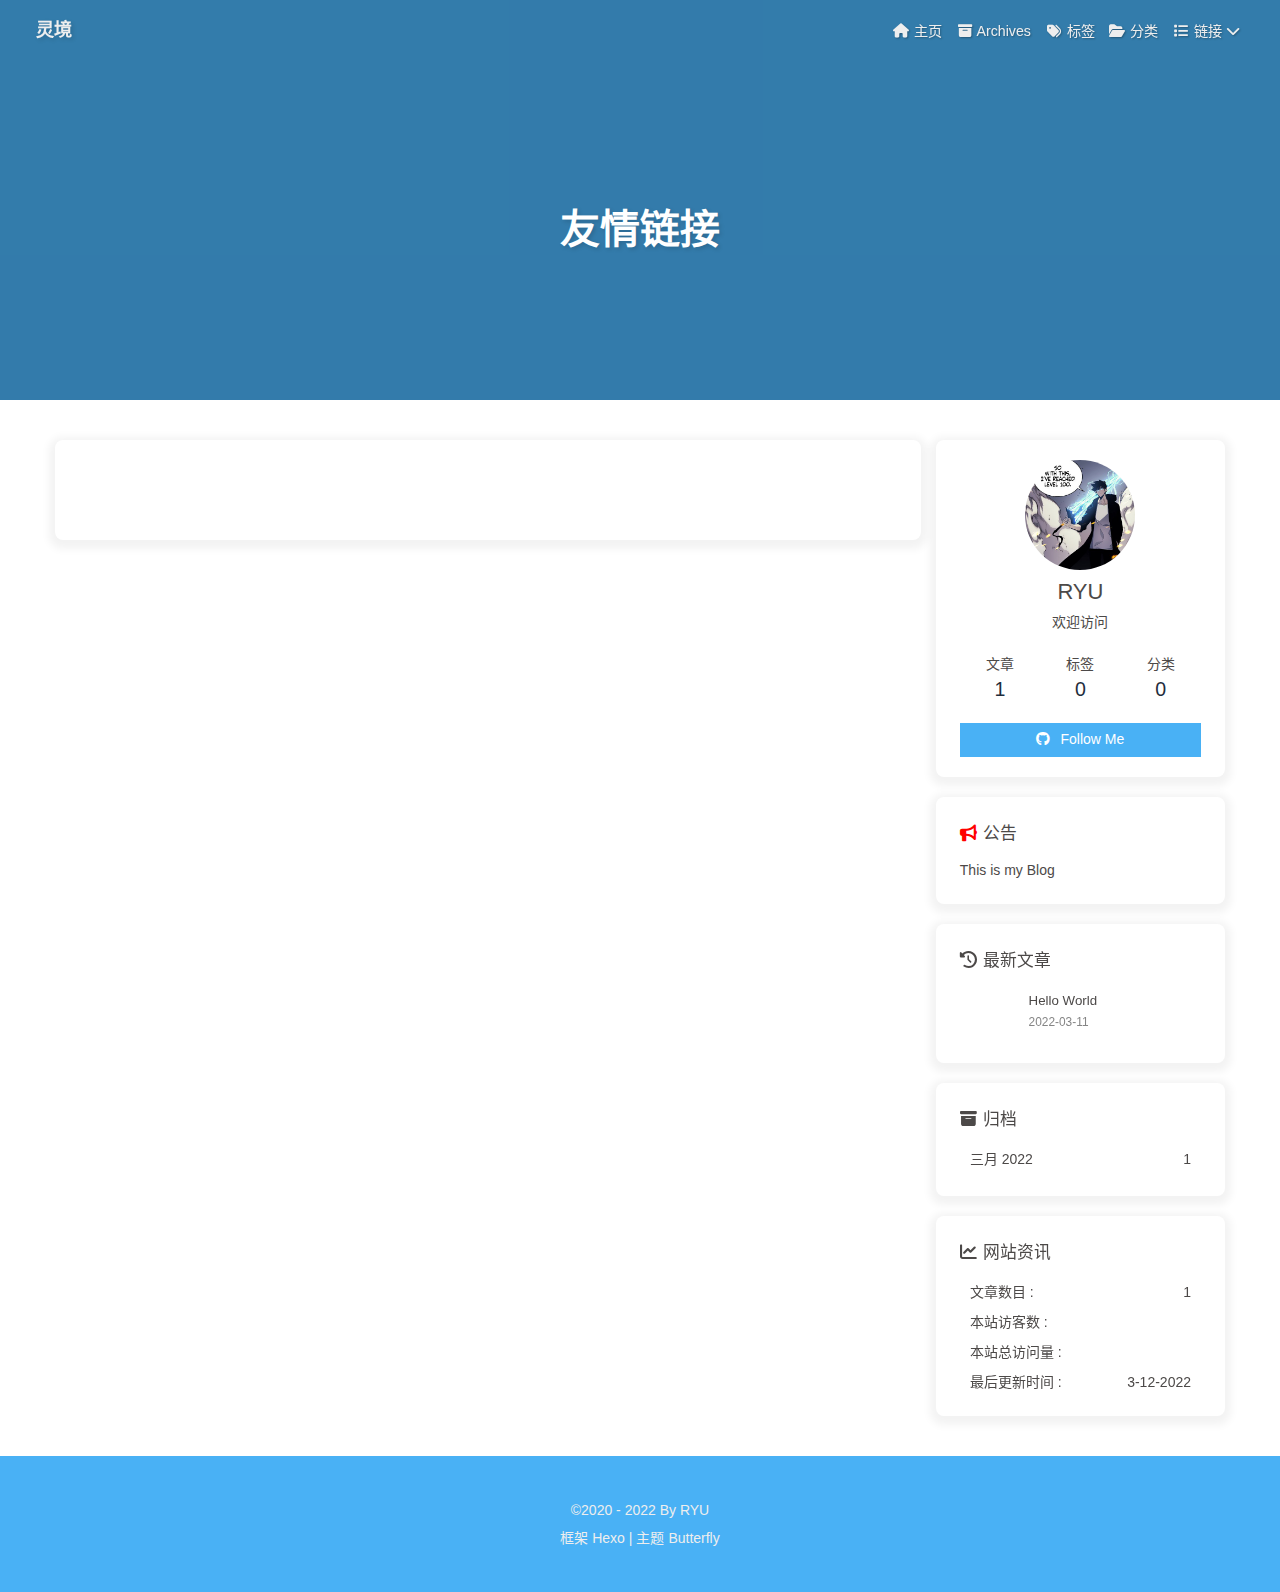
<file: link/index.html>
<!DOCTYPE html><html lang="zh-CN" data-theme="light"><head><meta charset="UTF-8"><meta http-equiv="X-UA-Compatible" content="IE=edge"><meta name="viewport" content="width=device-width, initial-scale=1.0, maximum-scale=1.0, user-scalable=no"><title>友情链接 | 灵境</title><meta name="keywords" content="区块链"><meta name="author" content="RYU"><meta name="copyright" content="RYU"><meta name="format-detection" content="telephone=no"><meta name="theme-color" content="#ffffff"><meta name="description" content="欢迎访问">
<meta property="og:type" content="website">
<meta property="og:title" content="友情链接">
<meta property="og:url" content="https://ryu-1992.github/link/index.html">
<meta property="og:site_name" content="灵境">
<meta property="og:description" content="欢迎访问">
<meta property="og:locale" content="zh_CN">
<meta property="og:image" content="[data-uri]">
<meta property="article:published_time" content="2022-03-11T16:28:53.000Z">
<meta property="article:modified_time" content="2022-03-11T16:29:43.352Z">
<meta property="article:author" content="RYU">
<meta property="article:tag" content="区块链">
<meta name="twitter:card" content="summary">
<meta name="twitter:image" content="[data-uri]"><link rel="shortcut icon" href="/img/favicon.png"><link rel="canonical" href="https://ryu-1992.github/link/"><link rel="preconnect" href="//cdn.jsdelivr.net"/><link rel="preconnect" href="//busuanzi.ibruce.info"/><link rel="stylesheet" href="/css/index.css"><link rel="stylesheet" href="https://cdn.jsdelivr.net/npm/@fortawesome/fontawesome-free@6/css/all.min.css" media="print" onload="this.media='all'"><link rel="stylesheet" href="https://cdn.jsdelivr.net/npm/@fancyapps/ui/dist/fancybox.css" media="print" onload="this.media='all'"><script>const GLOBAL_CONFIG = { 
  root: '/',
  algolia: undefined,
  localSearch: undefined,
  translate: undefined,
  noticeOutdate: undefined,
  highlight: {"plugin":"highlighjs","highlightCopy":true,"highlightLang":true,"highlightHeightLimit":false},
  copy: {
    success: '复制成功',
    error: '复制错误',
    noSupport: '浏览器不支持'
  },
  relativeDate: {
    homepage: false,
    post: false
  },
  runtime: '',
  date_suffix: {
    just: '刚刚',
    min: '分钟前',
    hour: '小时前',
    day: '天前',
    month: '个月前'
  },
  copyright: undefined,
  lightbox: 'fancybox',
  Snackbar: undefined,
  source: {
    justifiedGallery: {
      js: 'https://cdn.jsdelivr.net/npm/flickr-justified-gallery@2/dist/fjGallery.min.js',
      css: 'https://cdn.jsdelivr.net/npm/flickr-justified-gallery@2/dist/fjGallery.min.css'
    }
  },
  isPhotoFigcaption: false,
  islazyload: false,
  isAnchor: false
}</script><script id="config-diff">var GLOBAL_CONFIG_SITE = {
  title: '友情链接',
  isPost: false,
  isHome: false,
  isHighlightShrink: false,
  isToc: false,
  postUpdate: '2022-03-12 00:29:43'
}</script><noscript><style type="text/css">
  #nav {
    opacity: 1
  }
  .justified-gallery img {
    opacity: 1
  }

  #recent-posts time,
  #post-meta time {
    display: inline !important
  }
</style></noscript><script>(win=>{
    win.saveToLocal = {
      set: function setWithExpiry(key, value, ttl) {
        if (ttl === 0) return
        const now = new Date()
        const expiryDay = ttl * 86400000
        const item = {
          value: value,
          expiry: now.getTime() + expiryDay,
        }
        localStorage.setItem(key, JSON.stringify(item))
      },

      get: function getWithExpiry(key) {
        const itemStr = localStorage.getItem(key)

        if (!itemStr) {
          return undefined
        }
        const item = JSON.parse(itemStr)
        const now = new Date()

        if (now.getTime() > item.expiry) {
          localStorage.removeItem(key)
          return undefined
        }
        return item.value
      }
    }
  
    win.getScript = url => new Promise((resolve, reject) => {
      const script = document.createElement('script')
      script.src = url
      script.async = true
      script.onerror = reject
      script.onload = script.onreadystatechange = function() {
        const loadState = this.readyState
        if (loadState && loadState !== 'loaded' && loadState !== 'complete') return
        script.onload = script.onreadystatechange = null
        resolve()
      }
      document.head.appendChild(script)
    })
  
      win.activateDarkMode = function () {
        document.documentElement.setAttribute('data-theme', 'dark')
        if (document.querySelector('meta[name="theme-color"]') !== null) {
          document.querySelector('meta[name="theme-color"]').setAttribute('content', '#0d0d0d')
        }
      }
      win.activateLightMode = function () {
        document.documentElement.setAttribute('data-theme', 'light')
        if (document.querySelector('meta[name="theme-color"]') !== null) {
          document.querySelector('meta[name="theme-color"]').setAttribute('content', '#ffffff')
        }
      }
      const t = saveToLocal.get('theme')
    
          if (t === 'dark') activateDarkMode()
          else if (t === 'light') activateLightMode()
        
      const asideStatus = saveToLocal.get('aside-status')
      if (asideStatus !== undefined) {
        if (asideStatus === 'hide') {
          document.documentElement.classList.add('hide-aside')
        } else {
          document.documentElement.classList.remove('hide-aside')
        }
      }
    
    const detectApple = () => {
      if(/iPad|iPhone|iPod|Macintosh/.test(navigator.userAgent)){
        document.documentElement.classList.add('apple')
      }
    }
    detectApple()
    })(window)</script><meta name="generator" content="Hexo 5.4.1"></head><body><div id="sidebar"><div id="menu-mask"></div><div id="sidebar-menus"><div class="avatar-img is-center"><img src="/./img/TX1.jpg" onerror="onerror=null;src='/img/friend_404.gif'" alt="avatar"/></div><div class="site-data is-center"><div class="data-item"><a href="/archives/"><div class="headline">文章</div><div class="length-num">1</div></a></div><div class="data-item"><a href="/tags/"><div class="headline">标签</div><div class="length-num">0</div></a></div><div class="data-item"><a href="/categories/"><div class="headline">分类</div><div class="length-num">0</div></a></div></div><hr/><div class="menus_items"><div class="menus_item"><a class="site-page" href="/"><i class="fa-fw fas fa-home"></i><span> 主页</span></a></div><div class="menus_item"><a class="site-page" href="/archives/"><i class="fa-fw fas fa-archive"></i><span> Archives</span></a></div><div class="menus_item"><a class="site-page" href="/tags/"><i class="fa-fw fas fa-tags"></i><span> 标签</span></a></div><div class="menus_item"><a class="site-page" href="/categories/"><i class="fa-fw fas fa-folder-open"></i><span> 分类</span></a></div><div class="menus_item"><a class="site-page group" href="javascript:void(0);"><i class="fa-fw fas fa-list"></i><span> 链接</span><i class="fas fa-chevron-down"></i></a><ul class="menus_item_child"><li><a class="site-page child" href="/music/"><i class="fa-fw fas fa-music"></i><span> 以太坊链接</span></a></li><li><a class="site-page child" href="/movies/"><i class="fa-fw fas fa-video"></i><span> 关于</span></a></li></ul></div></div></div></div><div class="page" id="body-wrap"><header class="not-home-page" id="page-header"><nav id="nav"><span id="blog_name"><a id="site-name" href="/">灵境</a></span><div id="menus"><div class="menus_items"><div class="menus_item"><a class="site-page" href="/"><i class="fa-fw fas fa-home"></i><span> 主页</span></a></div><div class="menus_item"><a class="site-page" href="/archives/"><i class="fa-fw fas fa-archive"></i><span> Archives</span></a></div><div class="menus_item"><a class="site-page" href="/tags/"><i class="fa-fw fas fa-tags"></i><span> 标签</span></a></div><div class="menus_item"><a class="site-page" href="/categories/"><i class="fa-fw fas fa-folder-open"></i><span> 分类</span></a></div><div class="menus_item"><a class="site-page group" href="javascript:void(0);"><i class="fa-fw fas fa-list"></i><span> 链接</span><i class="fas fa-chevron-down"></i></a><ul class="menus_item_child"><li><a class="site-page child" href="/music/"><i class="fa-fw fas fa-music"></i><span> 以太坊链接</span></a></li><li><a class="site-page child" href="/movies/"><i class="fa-fw fas fa-video"></i><span> 关于</span></a></li></ul></div></div><div id="toggle-menu"><a class="site-page"><i class="fas fa-bars fa-fw"></i></a></div></div></nav><div id="page-site-info"><h1 id="site-title">友情链接</h1></div></header><main class="layout" id="content-inner"><div id="page"><div id="article-container"><div class="flink"></div></div></div><div class="aside-content" id="aside-content"><div class="card-widget card-info"><div class="is-center"><div class="avatar-img"><img src="/./img/TX1.jpg" onerror="this.onerror=null;this.src='/img/friend_404.gif'" alt="avatar"/></div><div class="author-info__name">RYU</div><div class="author-info__description">欢迎访问</div></div><div class="card-info-data is-center"><div class="card-info-data-item"><a href="/archives/"><div class="headline">文章</div><div class="length-num">1</div></a></div><div class="card-info-data-item"><a href="/tags/"><div class="headline">标签</div><div class="length-num">0</div></a></div><div class="card-info-data-item"><a href="/categories/"><div class="headline">分类</div><div class="length-num">0</div></a></div></div><a id="card-info-btn" target="_blank" rel="noopener" href="https://github.com/xxxxxx"><i class="fab fa-github"></i><span>Follow Me</span></a></div><div class="card-widget card-announcement"><div class="item-headline"><i class="fas fa-bullhorn fa-shake"></i><span>公告</span></div><div class="announcement_content">This is my Blog</div></div><div class="sticky_layout"><div class="card-widget card-recent-post"><div class="item-headline"><i class="fas fa-history"></i><span>最新文章</span></div><div class="aside-list"><div class="aside-list-item"><a class="thumbnail" href="/2022/03/11/hello-world/" title="Hello World"><img src="[data-uri]" onerror="this.onerror=null;this.src='/img/404.jpg'" alt="Hello World"/></a><div class="content"><a class="title" href="/2022/03/11/hello-world/" title="Hello World">Hello World</a><time datetime="2022-03-11T14:10:58.760Z" title="发表于 2022-03-11 22:10:58">2022-03-11</time></div></div></div></div><div class="card-widget card-archives"><div class="item-headline"><i class="fas fa-archive"></i><span>归档</span></div><ul class="card-archive-list"><li class="card-archive-list-item"><a class="card-archive-list-link" href="/archives/2022/03/"><span class="card-archive-list-date">三月 2022</span><span class="card-archive-list-count">1</span></a></li></ul></div><div class="card-widget card-webinfo"><div class="item-headline"><i class="fas fa-chart-line"></i><span>网站资讯</span></div><div class="webinfo"><div class="webinfo-item"><div class="item-name">文章数目 :</div><div class="item-count">1</div></div><div class="webinfo-item"><div class="item-name">本站访客数 :</div><div class="item-count" id="busuanzi_value_site_uv"></div></div><div class="webinfo-item"><div class="item-name">本站总访问量 :</div><div class="item-count" id="busuanzi_value_site_pv"></div></div><div class="webinfo-item"><div class="item-name">最后更新时间 :</div><div class="item-count" id="last-push-date" data-lastPushDate="2022-03-12T03:59:49.152Z"></div></div></div></div></div></div></main><footer id="footer"><div id="footer-wrap"><div class="copyright">&copy;2020 - 2022 By RYU</div><div class="framework-info"><span>框架 </span><a target="_blank" rel="noopener" href="https://hexo.io">Hexo</a><span class="footer-separator">|</span><span>主题 </span><a target="_blank" rel="noopener" href="https://github.com/jerryc127/hexo-theme-butterfly">Butterfly</a></div></div></footer></div><div id="rightside"><div id="rightside-config-hide"><button id="darkmode" type="button" title="浅色和深色模式转换"><i class="fas fa-adjust"></i></button><button id="hide-aside-btn" type="button" title="单栏和双栏切换"><i class="fas fa-arrows-alt-h"></i></button></div><div id="rightside-config-show"><button id="rightside_config" type="button" title="设置"><i class="fas fa-cog fa-spin"></i></button><button id="go-up" type="button" title="回到顶部"><i class="fas fa-arrow-up"></i></button></div></div><div><script src="/js/utils.js"></script><script src="/js/main.js"></script><script src="https://cdn.jsdelivr.net/npm/@fancyapps/ui/dist/fancybox.umd.js"></script><div class="js-pjax"></div><script async data-pjax src="//busuanzi.ibruce.info/busuanzi/2.3/busuanzi.pure.mini.js"></script></div></body></html>
</file>
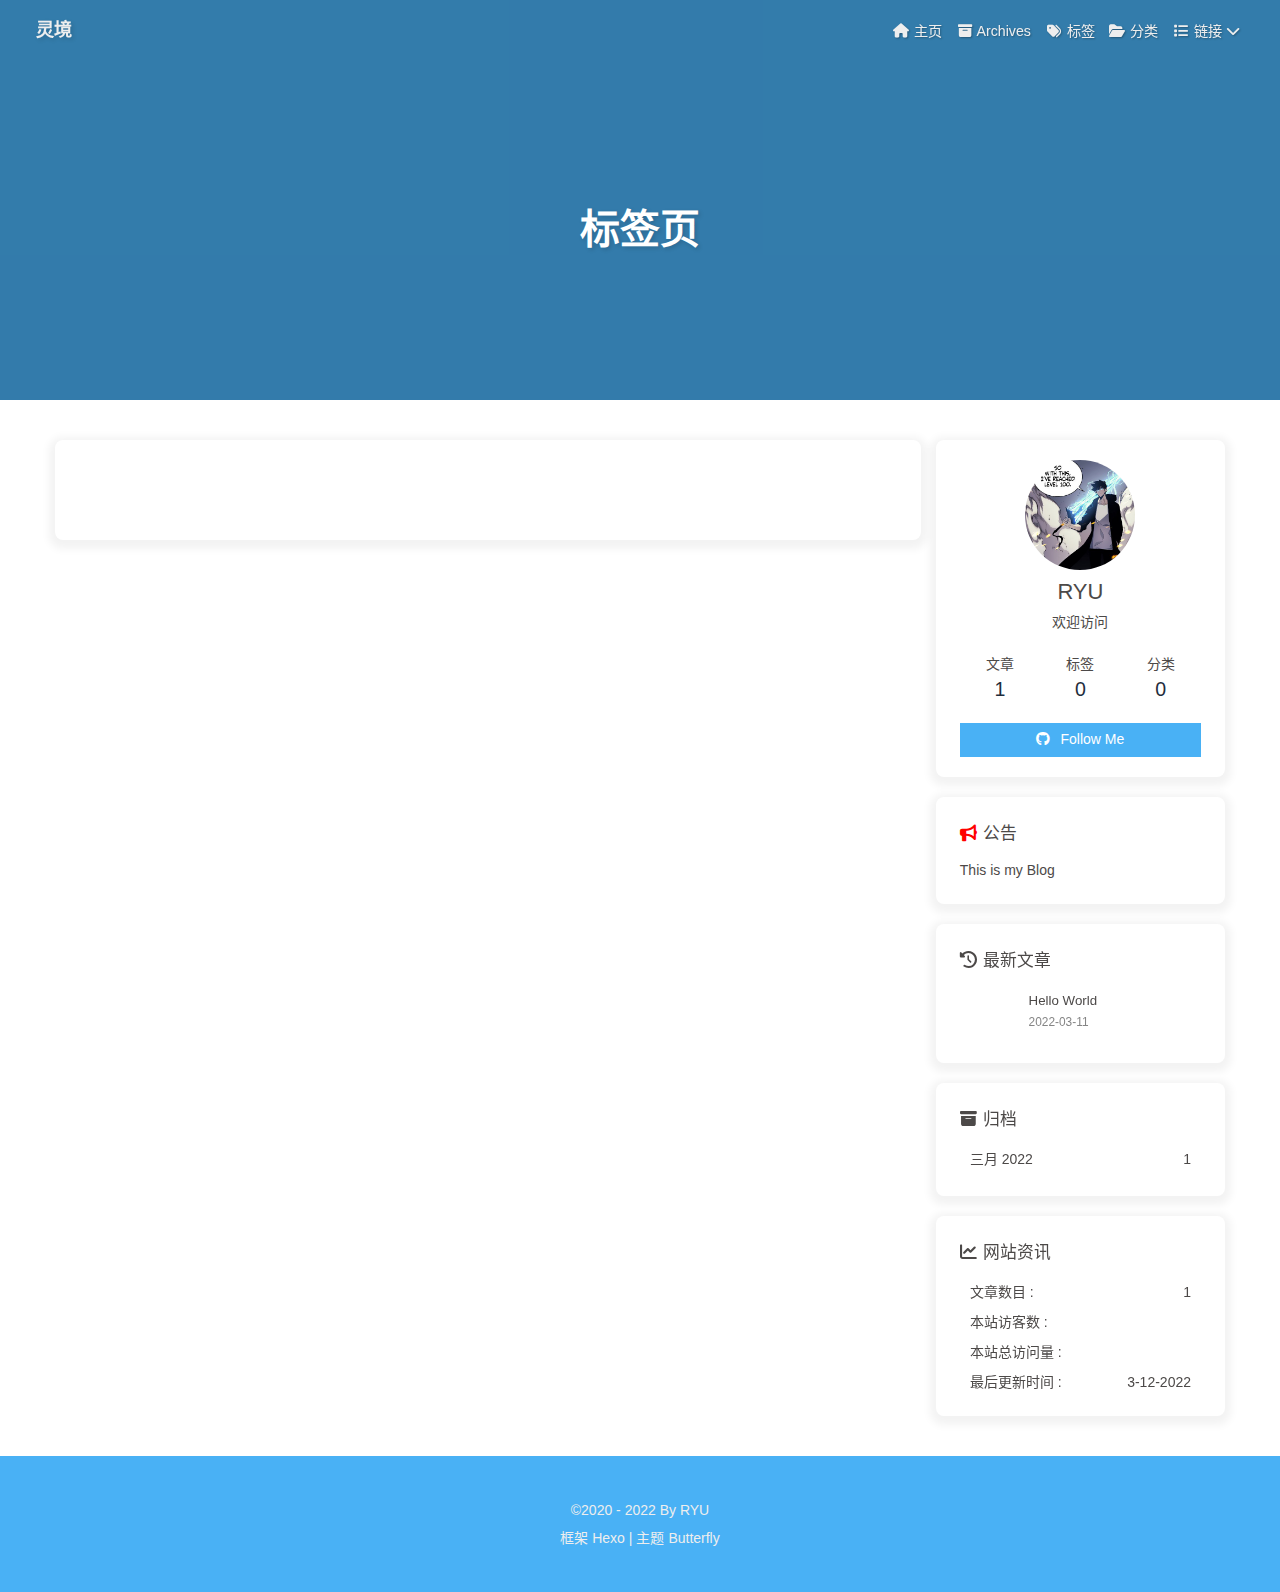
<file: tags/index.html>
<!DOCTYPE html><html lang="zh-CN" data-theme="light"><head><meta charset="UTF-8"><meta http-equiv="X-UA-Compatible" content="IE=edge"><meta name="viewport" content="width=device-width, initial-scale=1.0, maximum-scale=1.0, user-scalable=no"><title>标签页 | 灵境</title><meta name="keywords" content="区块链"><meta name="author" content="RYU"><meta name="copyright" content="RYU"><meta name="format-detection" content="telephone=no"><meta name="theme-color" content="#ffffff"><meta name="description" content="欢迎访问">
<meta property="og:type" content="website">
<meta property="og:title" content="标签页">
<meta property="og:url" content="https://ryu-1992.github/tags/index.html">
<meta property="og:site_name" content="灵境">
<meta property="og:description" content="欢迎访问">
<meta property="og:locale" content="zh_CN">
<meta property="og:image" content="[data-uri]">
<meta property="article:published_time" content="2022-03-11T16:23:34.000Z">
<meta property="article:modified_time" content="2022-03-11T16:25:41.364Z">
<meta property="article:author" content="RYU">
<meta property="article:tag" content="区块链">
<meta name="twitter:card" content="summary">
<meta name="twitter:image" content="[data-uri]"><link rel="shortcut icon" href="/img/favicon.png"><link rel="canonical" href="https://ryu-1992.github/tags/"><link rel="preconnect" href="//cdn.jsdelivr.net"/><link rel="preconnect" href="//busuanzi.ibruce.info"/><link rel="stylesheet" href="/css/index.css"><link rel="stylesheet" href="https://cdn.jsdelivr.net/npm/@fortawesome/fontawesome-free@6/css/all.min.css" media="print" onload="this.media='all'"><link rel="stylesheet" href="https://cdn.jsdelivr.net/npm/@fancyapps/ui/dist/fancybox.css" media="print" onload="this.media='all'"><script>const GLOBAL_CONFIG = { 
  root: '/',
  algolia: undefined,
  localSearch: undefined,
  translate: undefined,
  noticeOutdate: undefined,
  highlight: {"plugin":"highlighjs","highlightCopy":true,"highlightLang":true,"highlightHeightLimit":false},
  copy: {
    success: '复制成功',
    error: '复制错误',
    noSupport: '浏览器不支持'
  },
  relativeDate: {
    homepage: false,
    post: false
  },
  runtime: '',
  date_suffix: {
    just: '刚刚',
    min: '分钟前',
    hour: '小时前',
    day: '天前',
    month: '个月前'
  },
  copyright: undefined,
  lightbox: 'fancybox',
  Snackbar: undefined,
  source: {
    justifiedGallery: {
      js: 'https://cdn.jsdelivr.net/npm/flickr-justified-gallery@2/dist/fjGallery.min.js',
      css: 'https://cdn.jsdelivr.net/npm/flickr-justified-gallery@2/dist/fjGallery.min.css'
    }
  },
  isPhotoFigcaption: false,
  islazyload: false,
  isAnchor: false
}</script><script id="config-diff">var GLOBAL_CONFIG_SITE = {
  title: '标签页',
  isPost: false,
  isHome: false,
  isHighlightShrink: false,
  isToc: false,
  postUpdate: '2022-03-12 00:25:41'
}</script><noscript><style type="text/css">
  #nav {
    opacity: 1
  }
  .justified-gallery img {
    opacity: 1
  }

  #recent-posts time,
  #post-meta time {
    display: inline !important
  }
</style></noscript><script>(win=>{
    win.saveToLocal = {
      set: function setWithExpiry(key, value, ttl) {
        if (ttl === 0) return
        const now = new Date()
        const expiryDay = ttl * 86400000
        const item = {
          value: value,
          expiry: now.getTime() + expiryDay,
        }
        localStorage.setItem(key, JSON.stringify(item))
      },

      get: function getWithExpiry(key) {
        const itemStr = localStorage.getItem(key)

        if (!itemStr) {
          return undefined
        }
        const item = JSON.parse(itemStr)
        const now = new Date()

        if (now.getTime() > item.expiry) {
          localStorage.removeItem(key)
          return undefined
        }
        return item.value
      }
    }
  
    win.getScript = url => new Promise((resolve, reject) => {
      const script = document.createElement('script')
      script.src = url
      script.async = true
      script.onerror = reject
      script.onload = script.onreadystatechange = function() {
        const loadState = this.readyState
        if (loadState && loadState !== 'loaded' && loadState !== 'complete') return
        script.onload = script.onreadystatechange = null
        resolve()
      }
      document.head.appendChild(script)
    })
  
      win.activateDarkMode = function () {
        document.documentElement.setAttribute('data-theme', 'dark')
        if (document.querySelector('meta[name="theme-color"]') !== null) {
          document.querySelector('meta[name="theme-color"]').setAttribute('content', '#0d0d0d')
        }
      }
      win.activateLightMode = function () {
        document.documentElement.setAttribute('data-theme', 'light')
        if (document.querySelector('meta[name="theme-color"]') !== null) {
          document.querySelector('meta[name="theme-color"]').setAttribute('content', '#ffffff')
        }
      }
      const t = saveToLocal.get('theme')
    
          if (t === 'dark') activateDarkMode()
          else if (t === 'light') activateLightMode()
        
      const asideStatus = saveToLocal.get('aside-status')
      if (asideStatus !== undefined) {
        if (asideStatus === 'hide') {
          document.documentElement.classList.add('hide-aside')
        } else {
          document.documentElement.classList.remove('hide-aside')
        }
      }
    
    const detectApple = () => {
      if(/iPad|iPhone|iPod|Macintosh/.test(navigator.userAgent)){
        document.documentElement.classList.add('apple')
      }
    }
    detectApple()
    })(window)</script><meta name="generator" content="Hexo 5.4.1"></head><body><div id="sidebar"><div id="menu-mask"></div><div id="sidebar-menus"><div class="avatar-img is-center"><img src="/./img/TX1.jpg" onerror="onerror=null;src='/img/friend_404.gif'" alt="avatar"/></div><div class="site-data is-center"><div class="data-item"><a href="/archives/"><div class="headline">文章</div><div class="length-num">1</div></a></div><div class="data-item"><a href="/tags/"><div class="headline">标签</div><div class="length-num">0</div></a></div><div class="data-item"><a href="/categories/"><div class="headline">分类</div><div class="length-num">0</div></a></div></div><hr/><div class="menus_items"><div class="menus_item"><a class="site-page" href="/"><i class="fa-fw fas fa-home"></i><span> 主页</span></a></div><div class="menus_item"><a class="site-page" href="/archives/"><i class="fa-fw fas fa-archive"></i><span> Archives</span></a></div><div class="menus_item"><a class="site-page" href="/tags/"><i class="fa-fw fas fa-tags"></i><span> 标签</span></a></div><div class="menus_item"><a class="site-page" href="/categories/"><i class="fa-fw fas fa-folder-open"></i><span> 分类</span></a></div><div class="menus_item"><a class="site-page group" href="javascript:void(0);"><i class="fa-fw fas fa-list"></i><span> 链接</span><i class="fas fa-chevron-down"></i></a><ul class="menus_item_child"><li><a class="site-page child" href="/music/"><i class="fa-fw fas fa-music"></i><span> 以太坊链接</span></a></li><li><a class="site-page child" href="/movies/"><i class="fa-fw fas fa-video"></i><span> 关于</span></a></li></ul></div></div></div></div><div class="page" id="body-wrap"><header class="not-home-page" id="page-header"><nav id="nav"><span id="blog_name"><a id="site-name" href="/">灵境</a></span><div id="menus"><div class="menus_items"><div class="menus_item"><a class="site-page" href="/"><i class="fa-fw fas fa-home"></i><span> 主页</span></a></div><div class="menus_item"><a class="site-page" href="/archives/"><i class="fa-fw fas fa-archive"></i><span> Archives</span></a></div><div class="menus_item"><a class="site-page" href="/tags/"><i class="fa-fw fas fa-tags"></i><span> 标签</span></a></div><div class="menus_item"><a class="site-page" href="/categories/"><i class="fa-fw fas fa-folder-open"></i><span> 分类</span></a></div><div class="menus_item"><a class="site-page group" href="javascript:void(0);"><i class="fa-fw fas fa-list"></i><span> 链接</span><i class="fas fa-chevron-down"></i></a><ul class="menus_item_child"><li><a class="site-page child" href="/music/"><i class="fa-fw fas fa-music"></i><span> 以太坊链接</span></a></li><li><a class="site-page child" href="/movies/"><i class="fa-fw fas fa-video"></i><span> 关于</span></a></li></ul></div></div><div id="toggle-menu"><a class="site-page"><i class="fas fa-bars fa-fw"></i></a></div></div></nav><div id="page-site-info"><h1 id="site-title">标签页</h1></div></header><main class="layout" id="content-inner"><div id="page"><div class="tag-cloud-list is-center"></div></div><div class="aside-content" id="aside-content"><div class="card-widget card-info"><div class="is-center"><div class="avatar-img"><img src="/./img/TX1.jpg" onerror="this.onerror=null;this.src='/img/friend_404.gif'" alt="avatar"/></div><div class="author-info__name">RYU</div><div class="author-info__description">欢迎访问</div></div><div class="card-info-data is-center"><div class="card-info-data-item"><a href="/archives/"><div class="headline">文章</div><div class="length-num">1</div></a></div><div class="card-info-data-item"><a href="/tags/"><div class="headline">标签</div><div class="length-num">0</div></a></div><div class="card-info-data-item"><a href="/categories/"><div class="headline">分类</div><div class="length-num">0</div></a></div></div><a id="card-info-btn" target="_blank" rel="noopener" href="https://github.com/xxxxxx"><i class="fab fa-github"></i><span>Follow Me</span></a></div><div class="card-widget card-announcement"><div class="item-headline"><i class="fas fa-bullhorn fa-shake"></i><span>公告</span></div><div class="announcement_content">This is my Blog</div></div><div class="sticky_layout"><div class="card-widget card-recent-post"><div class="item-headline"><i class="fas fa-history"></i><span>最新文章</span></div><div class="aside-list"><div class="aside-list-item"><a class="thumbnail" href="/2022/03/11/hello-world/" title="Hello World"><img src="[data-uri]" onerror="this.onerror=null;this.src='/img/404.jpg'" alt="Hello World"/></a><div class="content"><a class="title" href="/2022/03/11/hello-world/" title="Hello World">Hello World</a><time datetime="2022-03-11T14:10:58.760Z" title="发表于 2022-03-11 22:10:58">2022-03-11</time></div></div></div></div><div class="card-widget card-archives"><div class="item-headline"><i class="fas fa-archive"></i><span>归档</span></div><ul class="card-archive-list"><li class="card-archive-list-item"><a class="card-archive-list-link" href="/archives/2022/03/"><span class="card-archive-list-date">三月 2022</span><span class="card-archive-list-count">1</span></a></li></ul></div><div class="card-widget card-webinfo"><div class="item-headline"><i class="fas fa-chart-line"></i><span>网站资讯</span></div><div class="webinfo"><div class="webinfo-item"><div class="item-name">文章数目 :</div><div class="item-count">1</div></div><div class="webinfo-item"><div class="item-name">本站访客数 :</div><div class="item-count" id="busuanzi_value_site_uv"></div></div><div class="webinfo-item"><div class="item-name">本站总访问量 :</div><div class="item-count" id="busuanzi_value_site_pv"></div></div><div class="webinfo-item"><div class="item-name">最后更新时间 :</div><div class="item-count" id="last-push-date" data-lastPushDate="2022-03-12T03:59:49.152Z"></div></div></div></div></div></div></main><footer id="footer"><div id="footer-wrap"><div class="copyright">&copy;2020 - 2022 By RYU</div><div class="framework-info"><span>框架 </span><a target="_blank" rel="noopener" href="https://hexo.io">Hexo</a><span class="footer-separator">|</span><span>主题 </span><a target="_blank" rel="noopener" href="https://github.com/jerryc127/hexo-theme-butterfly">Butterfly</a></div></div></footer></div><div id="rightside"><div id="rightside-config-hide"><button id="darkmode" type="button" title="浅色和深色模式转换"><i class="fas fa-adjust"></i></button><button id="hide-aside-btn" type="button" title="单栏和双栏切换"><i class="fas fa-arrows-alt-h"></i></button></div><div id="rightside-config-show"><button id="rightside_config" type="button" title="设置"><i class="fas fa-cog fa-spin"></i></button><button id="go-up" type="button" title="回到顶部"><i class="fas fa-arrow-up"></i></button></div></div><div><script src="/js/utils.js"></script><script src="/js/main.js"></script><script src="https://cdn.jsdelivr.net/npm/@fancyapps/ui/dist/fancybox.umd.js"></script><div class="js-pjax"></div><script async data-pjax src="//busuanzi.ibruce.info/busuanzi/2.3/busuanzi.pure.mini.js"></script></div></body></html>
</file>
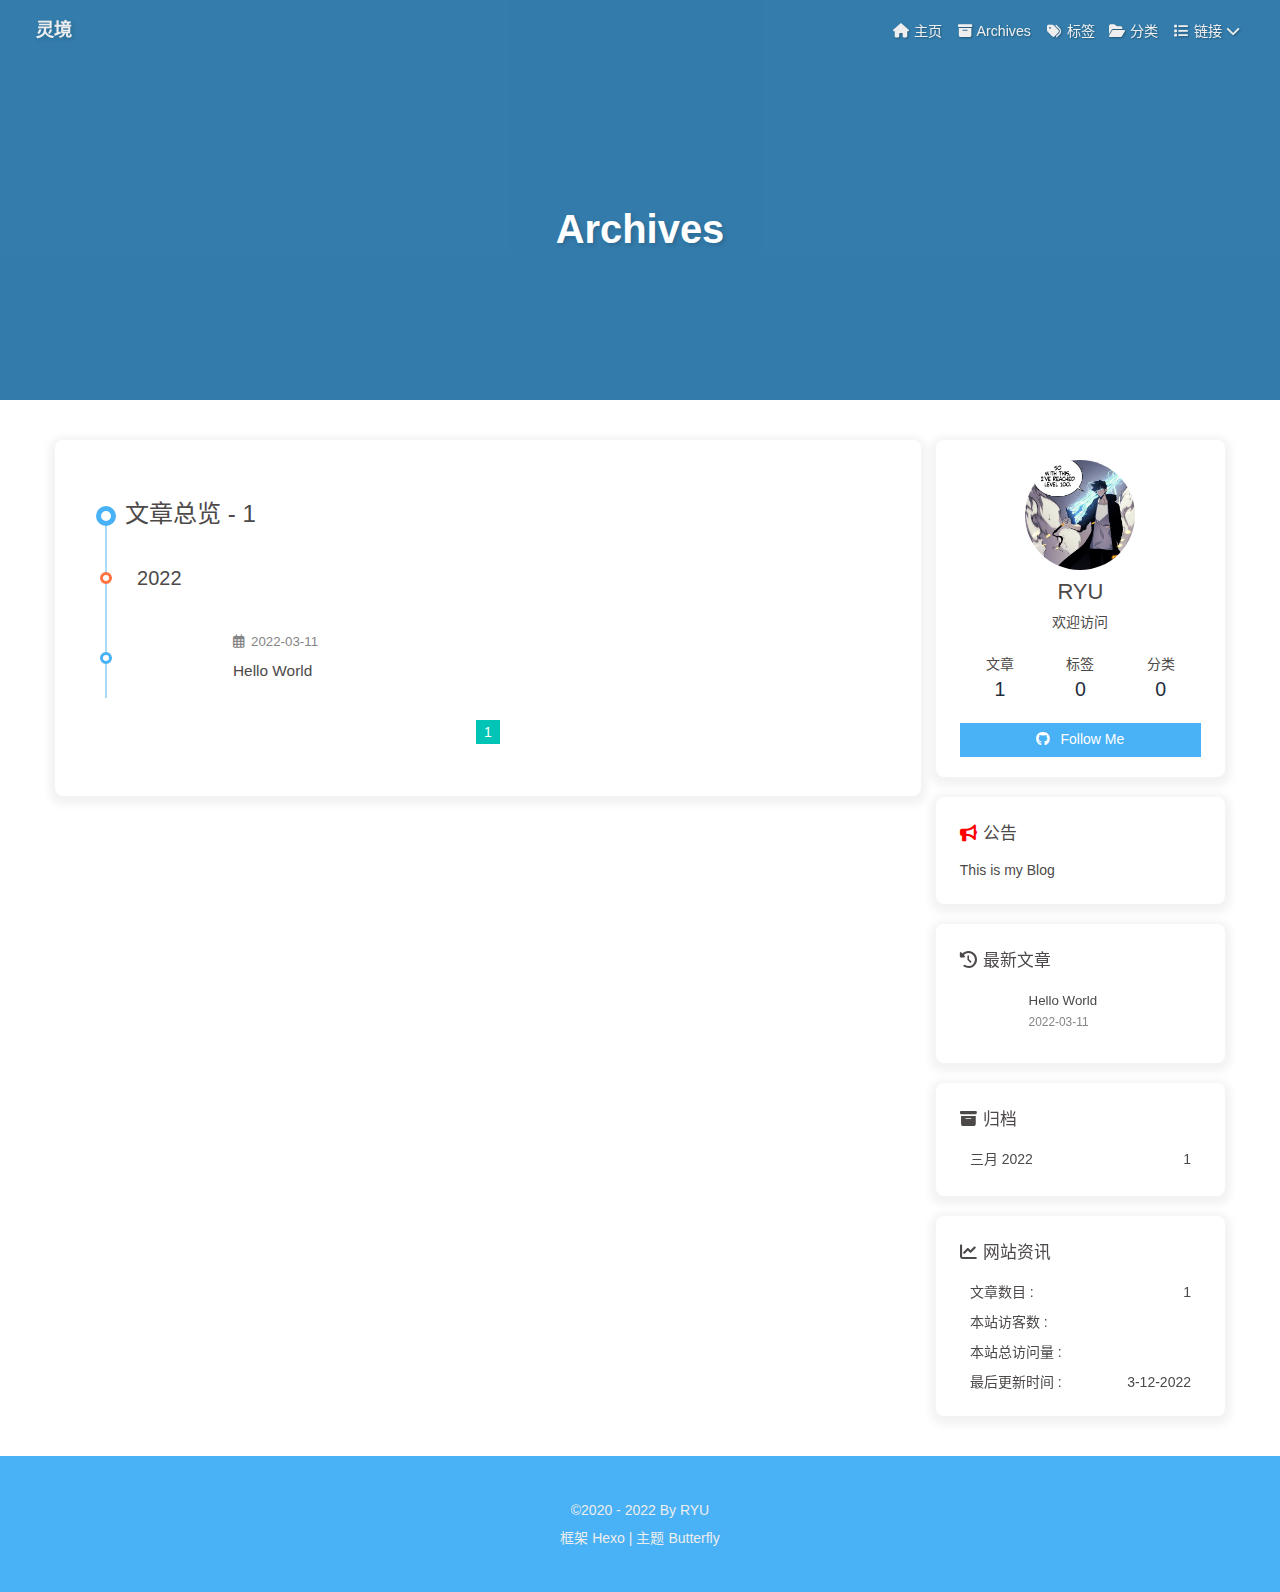
<file: archives/2022/index.html>
<!DOCTYPE html><html lang="zh-CN" data-theme="light"><head><meta charset="UTF-8"><meta http-equiv="X-UA-Compatible" content="IE=edge"><meta name="viewport" content="width=device-width, initial-scale=1.0, maximum-scale=1.0, user-scalable=no"><title>Archives | 灵境</title><meta name="keywords" content="区块链"><meta name="author" content="RYU"><meta name="copyright" content="RYU"><meta name="format-detection" content="telephone=no"><meta name="theme-color" content="#ffffff"><meta name="description" content="欢迎访问">
<meta property="og:type" content="website">
<meta property="og:title" content="灵境">
<meta property="og:url" content="https://ryu-1992.github/archives/2022/index.html">
<meta property="og:site_name" content="灵境">
<meta property="og:description" content="欢迎访问">
<meta property="og:locale" content="zh_CN">
<meta property="og:image" content="https://ryu-1992.github/img/TX1.jpg">
<meta property="article:author" content="RYU">
<meta property="article:tag" content="区块链">
<meta name="twitter:card" content="summary">
<meta name="twitter:image" content="https://ryu-1992.github/img/TX1.jpg"><link rel="shortcut icon" href="/img/favicon.png"><link rel="canonical" href="https://ryu-1992.github/archives/2022/"><link rel="preconnect" href="//cdn.jsdelivr.net"/><link rel="preconnect" href="//busuanzi.ibruce.info"/><link rel="stylesheet" href="/css/index.css"><link rel="stylesheet" href="https://cdn.jsdelivr.net/npm/@fortawesome/fontawesome-free@6/css/all.min.css" media="print" onload="this.media='all'"><link rel="stylesheet" href="https://cdn.jsdelivr.net/npm/@fancyapps/ui/dist/fancybox.css" media="print" onload="this.media='all'"><script>const GLOBAL_CONFIG = { 
  root: '/',
  algolia: undefined,
  localSearch: undefined,
  translate: undefined,
  noticeOutdate: undefined,
  highlight: {"plugin":"highlighjs","highlightCopy":true,"highlightLang":true,"highlightHeightLimit":false},
  copy: {
    success: '复制成功',
    error: '复制错误',
    noSupport: '浏览器不支持'
  },
  relativeDate: {
    homepage: false,
    post: false
  },
  runtime: '',
  date_suffix: {
    just: '刚刚',
    min: '分钟前',
    hour: '小时前',
    day: '天前',
    month: '个月前'
  },
  copyright: undefined,
  lightbox: 'fancybox',
  Snackbar: undefined,
  source: {
    justifiedGallery: {
      js: 'https://cdn.jsdelivr.net/npm/flickr-justified-gallery@2/dist/fjGallery.min.js',
      css: 'https://cdn.jsdelivr.net/npm/flickr-justified-gallery@2/dist/fjGallery.min.css'
    }
  },
  isPhotoFigcaption: false,
  islazyload: false,
  isAnchor: false
}</script><script id="config-diff">var GLOBAL_CONFIG_SITE = {
  title: 'Archives',
  isPost: false,
  isHome: false,
  isHighlightShrink: false,
  isToc: false,
  postUpdate: '2022-03-12 11:59:49'
}</script><noscript><style type="text/css">
  #nav {
    opacity: 1
  }
  .justified-gallery img {
    opacity: 1
  }

  #recent-posts time,
  #post-meta time {
    display: inline !important
  }
</style></noscript><script>(win=>{
    win.saveToLocal = {
      set: function setWithExpiry(key, value, ttl) {
        if (ttl === 0) return
        const now = new Date()
        const expiryDay = ttl * 86400000
        const item = {
          value: value,
          expiry: now.getTime() + expiryDay,
        }
        localStorage.setItem(key, JSON.stringify(item))
      },

      get: function getWithExpiry(key) {
        const itemStr = localStorage.getItem(key)

        if (!itemStr) {
          return undefined
        }
        const item = JSON.parse(itemStr)
        const now = new Date()

        if (now.getTime() > item.expiry) {
          localStorage.removeItem(key)
          return undefined
        }
        return item.value
      }
    }
  
    win.getScript = url => new Promise((resolve, reject) => {
      const script = document.createElement('script')
      script.src = url
      script.async = true
      script.onerror = reject
      script.onload = script.onreadystatechange = function() {
        const loadState = this.readyState
        if (loadState && loadState !== 'loaded' && loadState !== 'complete') return
        script.onload = script.onreadystatechange = null
        resolve()
      }
      document.head.appendChild(script)
    })
  
      win.activateDarkMode = function () {
        document.documentElement.setAttribute('data-theme', 'dark')
        if (document.querySelector('meta[name="theme-color"]') !== null) {
          document.querySelector('meta[name="theme-color"]').setAttribute('content', '#0d0d0d')
        }
      }
      win.activateLightMode = function () {
        document.documentElement.setAttribute('data-theme', 'light')
        if (document.querySelector('meta[name="theme-color"]') !== null) {
          document.querySelector('meta[name="theme-color"]').setAttribute('content', '#ffffff')
        }
      }
      const t = saveToLocal.get('theme')
    
          if (t === 'dark') activateDarkMode()
          else if (t === 'light') activateLightMode()
        
      const asideStatus = saveToLocal.get('aside-status')
      if (asideStatus !== undefined) {
        if (asideStatus === 'hide') {
          document.documentElement.classList.add('hide-aside')
        } else {
          document.documentElement.classList.remove('hide-aside')
        }
      }
    
    const detectApple = () => {
      if(/iPad|iPhone|iPod|Macintosh/.test(navigator.userAgent)){
        document.documentElement.classList.add('apple')
      }
    }
    detectApple()
    })(window)</script><meta name="generator" content="Hexo 5.4.1"></head><body><div id="sidebar"><div id="menu-mask"></div><div id="sidebar-menus"><div class="avatar-img is-center"><img src="/./img/TX1.jpg" onerror="onerror=null;src='/img/friend_404.gif'" alt="avatar"/></div><div class="site-data is-center"><div class="data-item"><a href="/archives/"><div class="headline">文章</div><div class="length-num">1</div></a></div><div class="data-item"><a href="/tags/"><div class="headline">标签</div><div class="length-num">0</div></a></div><div class="data-item"><a href="/categories/"><div class="headline">分类</div><div class="length-num">0</div></a></div></div><hr/><div class="menus_items"><div class="menus_item"><a class="site-page" href="/"><i class="fa-fw fas fa-home"></i><span> 主页</span></a></div><div class="menus_item"><a class="site-page" href="/archives/"><i class="fa-fw fas fa-archive"></i><span> Archives</span></a></div><div class="menus_item"><a class="site-page" href="/tags/"><i class="fa-fw fas fa-tags"></i><span> 标签</span></a></div><div class="menus_item"><a class="site-page" href="/categories/"><i class="fa-fw fas fa-folder-open"></i><span> 分类</span></a></div><div class="menus_item"><a class="site-page group" href="javascript:void(0);"><i class="fa-fw fas fa-list"></i><span> 链接</span><i class="fas fa-chevron-down"></i></a><ul class="menus_item_child"><li><a class="site-page child" href="/music/"><i class="fa-fw fas fa-music"></i><span> 以太坊链接</span></a></li><li><a class="site-page child" href="/movies/"><i class="fa-fw fas fa-video"></i><span> 关于</span></a></li></ul></div></div></div></div><div class="page" id="body-wrap"><header class="not-home-page" id="page-header"><nav id="nav"><span id="blog_name"><a id="site-name" href="/">灵境</a></span><div id="menus"><div class="menus_items"><div class="menus_item"><a class="site-page" href="/"><i class="fa-fw fas fa-home"></i><span> 主页</span></a></div><div class="menus_item"><a class="site-page" href="/archives/"><i class="fa-fw fas fa-archive"></i><span> Archives</span></a></div><div class="menus_item"><a class="site-page" href="/tags/"><i class="fa-fw fas fa-tags"></i><span> 标签</span></a></div><div class="menus_item"><a class="site-page" href="/categories/"><i class="fa-fw fas fa-folder-open"></i><span> 分类</span></a></div><div class="menus_item"><a class="site-page group" href="javascript:void(0);"><i class="fa-fw fas fa-list"></i><span> 链接</span><i class="fas fa-chevron-down"></i></a><ul class="menus_item_child"><li><a class="site-page child" href="/music/"><i class="fa-fw fas fa-music"></i><span> 以太坊链接</span></a></li><li><a class="site-page child" href="/movies/"><i class="fa-fw fas fa-video"></i><span> 关于</span></a></li></ul></div></div><div id="toggle-menu"><a class="site-page"><i class="fas fa-bars fa-fw"></i></a></div></div></nav><div id="page-site-info"><h1 id="site-title">Archives</h1></div></header><main class="layout" id="content-inner"><div id="archive"><div class="article-sort-title">文章总览 - 1</div><div class="article-sort"><div class="article-sort-item year">2022</div><div class="article-sort-item"><a class="article-sort-item-img" href="/2022/03/11/hello-world/" title="Hello World"><img src="[data-uri]" alt="Hello World" onerror="this.onerror=null;this.src='/img/404.jpg'"></a><div class="article-sort-item-info"><div class="article-sort-item-time"><i class="far fa-calendar-alt"></i><time class="post-meta-date-created" datetime="2022-03-11T14:10:58.760Z" title="发表于 2022-03-11 22:10:58">2022-03-11</time></div><a class="article-sort-item-title" href="/2022/03/11/hello-world/" title="Hello World">Hello World</a></div></div></div><nav id="pagination"><div class="pagination"><span class="page-number current">1</span></div></nav></div><div class="aside-content" id="aside-content"><div class="card-widget card-info"><div class="is-center"><div class="avatar-img"><img src="/./img/TX1.jpg" onerror="this.onerror=null;this.src='/img/friend_404.gif'" alt="avatar"/></div><div class="author-info__name">RYU</div><div class="author-info__description">欢迎访问</div></div><div class="card-info-data is-center"><div class="card-info-data-item"><a href="/archives/"><div class="headline">文章</div><div class="length-num">1</div></a></div><div class="card-info-data-item"><a href="/tags/"><div class="headline">标签</div><div class="length-num">0</div></a></div><div class="card-info-data-item"><a href="/categories/"><div class="headline">分类</div><div class="length-num">0</div></a></div></div><a id="card-info-btn" target="_blank" rel="noopener" href="https://github.com/xxxxxx"><i class="fab fa-github"></i><span>Follow Me</span></a></div><div class="card-widget card-announcement"><div class="item-headline"><i class="fas fa-bullhorn fa-shake"></i><span>公告</span></div><div class="announcement_content">This is my Blog</div></div><div class="sticky_layout"><div class="card-widget card-recent-post"><div class="item-headline"><i class="fas fa-history"></i><span>最新文章</span></div><div class="aside-list"><div class="aside-list-item"><a class="thumbnail" href="/2022/03/11/hello-world/" title="Hello World"><img src="[data-uri]" onerror="this.onerror=null;this.src='/img/404.jpg'" alt="Hello World"/></a><div class="content"><a class="title" href="/2022/03/11/hello-world/" title="Hello World">Hello World</a><time datetime="2022-03-11T14:10:58.760Z" title="发表于 2022-03-11 22:10:58">2022-03-11</time></div></div></div></div><div class="card-widget card-archives"><div class="item-headline"><i class="fas fa-archive"></i><span>归档</span></div><ul class="card-archive-list"><li class="card-archive-list-item"><a class="card-archive-list-link" href="/archives/2022/03/"><span class="card-archive-list-date">三月 2022</span><span class="card-archive-list-count">1</span></a></li></ul></div><div class="card-widget card-webinfo"><div class="item-headline"><i class="fas fa-chart-line"></i><span>网站资讯</span></div><div class="webinfo"><div class="webinfo-item"><div class="item-name">文章数目 :</div><div class="item-count">1</div></div><div class="webinfo-item"><div class="item-name">本站访客数 :</div><div class="item-count" id="busuanzi_value_site_uv"></div></div><div class="webinfo-item"><div class="item-name">本站总访问量 :</div><div class="item-count" id="busuanzi_value_site_pv"></div></div><div class="webinfo-item"><div class="item-name">最后更新时间 :</div><div class="item-count" id="last-push-date" data-lastPushDate="2022-03-12T03:59:49.152Z"></div></div></div></div></div></div></main><footer id="footer"><div id="footer-wrap"><div class="copyright">&copy;2020 - 2022 By RYU</div><div class="framework-info"><span>框架 </span><a target="_blank" rel="noopener" href="https://hexo.io">Hexo</a><span class="footer-separator">|</span><span>主题 </span><a target="_blank" rel="noopener" href="https://github.com/jerryc127/hexo-theme-butterfly">Butterfly</a></div></div></footer></div><div id="rightside"><div id="rightside-config-hide"><button id="darkmode" type="button" title="浅色和深色模式转换"><i class="fas fa-adjust"></i></button><button id="hide-aside-btn" type="button" title="单栏和双栏切换"><i class="fas fa-arrows-alt-h"></i></button></div><div id="rightside-config-show"><button id="rightside_config" type="button" title="设置"><i class="fas fa-cog fa-spin"></i></button><button id="go-up" type="button" title="回到顶部"><i class="fas fa-arrow-up"></i></button></div></div><div><script src="/js/utils.js"></script><script src="/js/main.js"></script><script src="https://cdn.jsdelivr.net/npm/@fancyapps/ui/dist/fancybox.umd.js"></script><div class="js-pjax"></div><script async data-pjax src="//busuanzi.ibruce.info/busuanzi/2.3/busuanzi.pure.mini.js"></script></div></body></html>
</file>
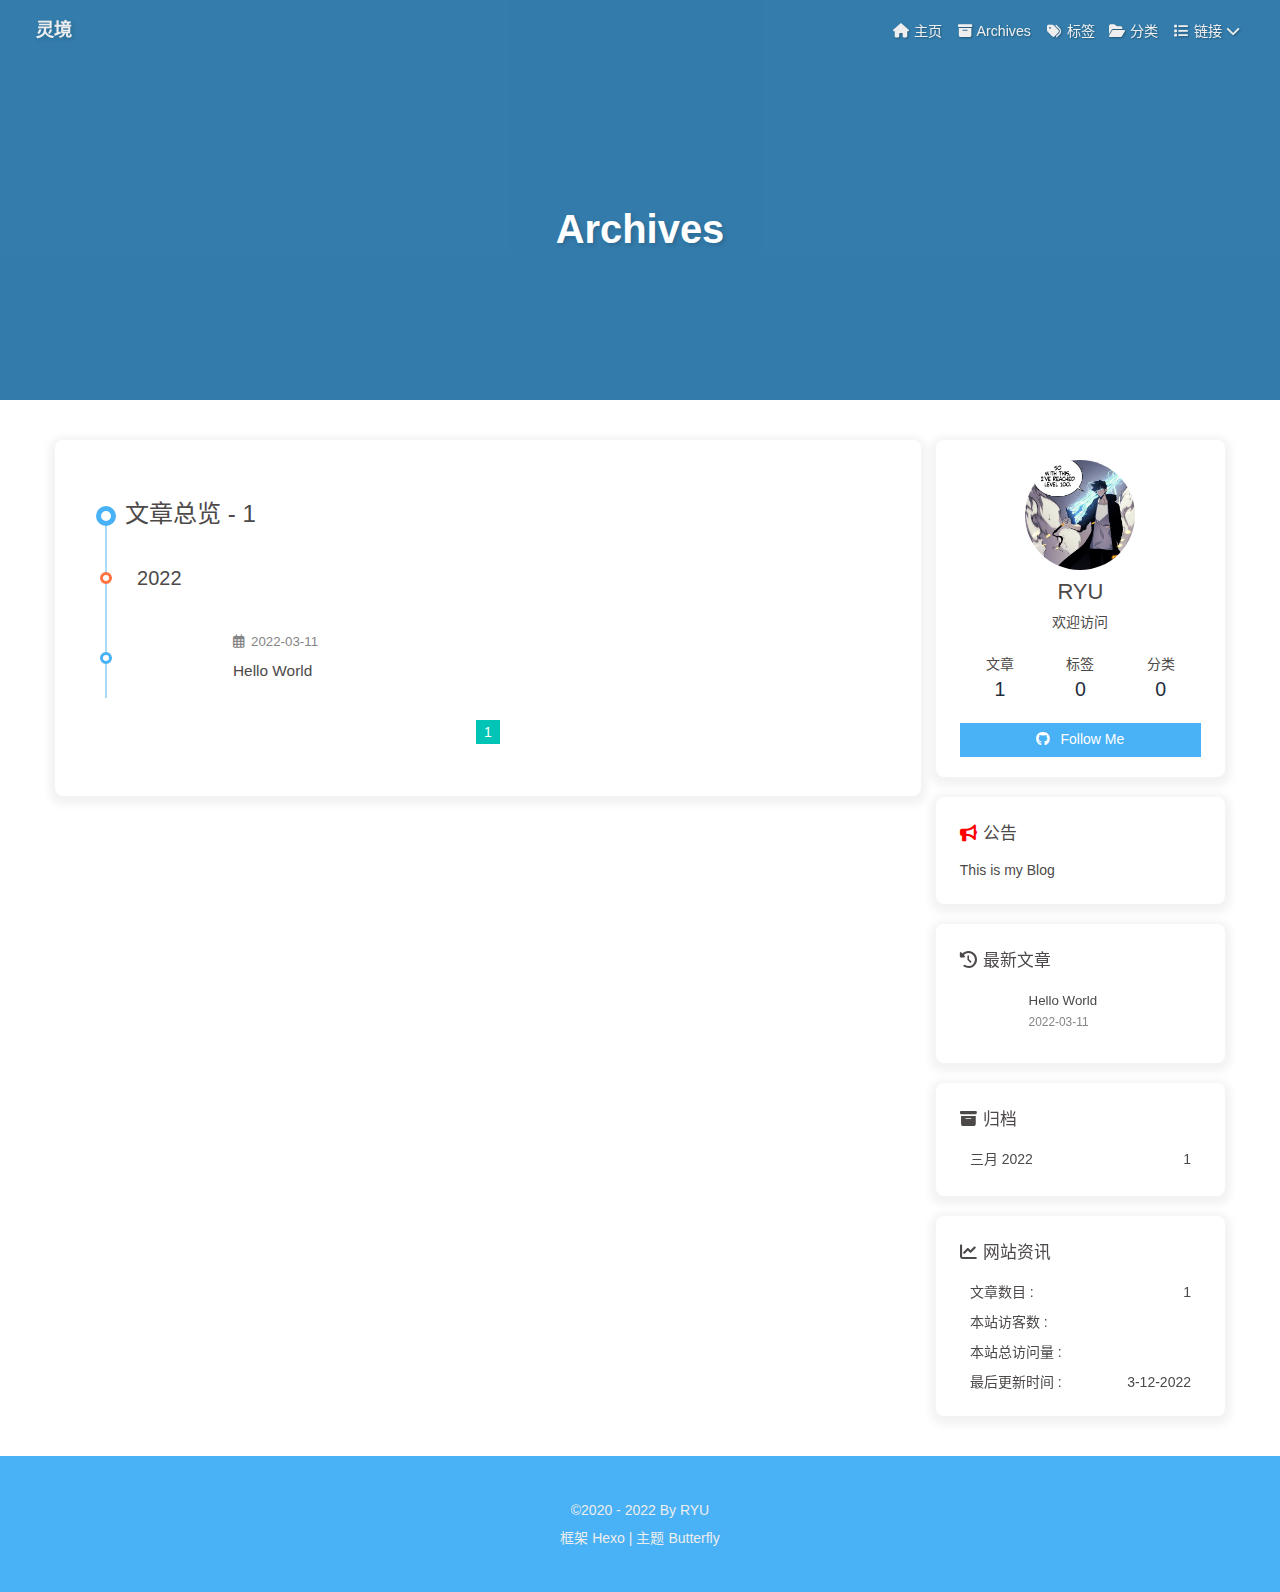
<file: archives/2022/03/index.html>
<!DOCTYPE html><html lang="zh-CN" data-theme="light"><head><meta charset="UTF-8"><meta http-equiv="X-UA-Compatible" content="IE=edge"><meta name="viewport" content="width=device-width, initial-scale=1.0, maximum-scale=1.0, user-scalable=no"><title>Archives | 灵境</title><meta name="keywords" content="区块链"><meta name="author" content="RYU"><meta name="copyright" content="RYU"><meta name="format-detection" content="telephone=no"><meta name="theme-color" content="#ffffff"><meta name="description" content="欢迎访问">
<meta property="og:type" content="website">
<meta property="og:title" content="灵境">
<meta property="og:url" content="https://ryu-1992.github/archives/2022/03/index.html">
<meta property="og:site_name" content="灵境">
<meta property="og:description" content="欢迎访问">
<meta property="og:locale" content="zh_CN">
<meta property="og:image" content="https://ryu-1992.github/img/TX1.jpg">
<meta property="article:author" content="RYU">
<meta property="article:tag" content="区块链">
<meta name="twitter:card" content="summary">
<meta name="twitter:image" content="https://ryu-1992.github/img/TX1.jpg"><link rel="shortcut icon" href="/img/favicon.png"><link rel="canonical" href="https://ryu-1992.github/archives/2022/03/"><link rel="preconnect" href="//cdn.jsdelivr.net"/><link rel="preconnect" href="//busuanzi.ibruce.info"/><link rel="stylesheet" href="/css/index.css"><link rel="stylesheet" href="https://cdn.jsdelivr.net/npm/@fortawesome/fontawesome-free@6/css/all.min.css" media="print" onload="this.media='all'"><link rel="stylesheet" href="https://cdn.jsdelivr.net/npm/@fancyapps/ui/dist/fancybox.css" media="print" onload="this.media='all'"><script>const GLOBAL_CONFIG = { 
  root: '/',
  algolia: undefined,
  localSearch: undefined,
  translate: undefined,
  noticeOutdate: undefined,
  highlight: {"plugin":"highlighjs","highlightCopy":true,"highlightLang":true,"highlightHeightLimit":false},
  copy: {
    success: '复制成功',
    error: '复制错误',
    noSupport: '浏览器不支持'
  },
  relativeDate: {
    homepage: false,
    post: false
  },
  runtime: '',
  date_suffix: {
    just: '刚刚',
    min: '分钟前',
    hour: '小时前',
    day: '天前',
    month: '个月前'
  },
  copyright: undefined,
  lightbox: 'fancybox',
  Snackbar: undefined,
  source: {
    justifiedGallery: {
      js: 'https://cdn.jsdelivr.net/npm/flickr-justified-gallery@2/dist/fjGallery.min.js',
      css: 'https://cdn.jsdelivr.net/npm/flickr-justified-gallery@2/dist/fjGallery.min.css'
    }
  },
  isPhotoFigcaption: false,
  islazyload: false,
  isAnchor: false
}</script><script id="config-diff">var GLOBAL_CONFIG_SITE = {
  title: 'Archives',
  isPost: false,
  isHome: false,
  isHighlightShrink: false,
  isToc: false,
  postUpdate: '2022-03-12 11:59:49'
}</script><noscript><style type="text/css">
  #nav {
    opacity: 1
  }
  .justified-gallery img {
    opacity: 1
  }

  #recent-posts time,
  #post-meta time {
    display: inline !important
  }
</style></noscript><script>(win=>{
    win.saveToLocal = {
      set: function setWithExpiry(key, value, ttl) {
        if (ttl === 0) return
        const now = new Date()
        const expiryDay = ttl * 86400000
        const item = {
          value: value,
          expiry: now.getTime() + expiryDay,
        }
        localStorage.setItem(key, JSON.stringify(item))
      },

      get: function getWithExpiry(key) {
        const itemStr = localStorage.getItem(key)

        if (!itemStr) {
          return undefined
        }
        const item = JSON.parse(itemStr)
        const now = new Date()

        if (now.getTime() > item.expiry) {
          localStorage.removeItem(key)
          return undefined
        }
        return item.value
      }
    }
  
    win.getScript = url => new Promise((resolve, reject) => {
      const script = document.createElement('script')
      script.src = url
      script.async = true
      script.onerror = reject
      script.onload = script.onreadystatechange = function() {
        const loadState = this.readyState
        if (loadState && loadState !== 'loaded' && loadState !== 'complete') return
        script.onload = script.onreadystatechange = null
        resolve()
      }
      document.head.appendChild(script)
    })
  
      win.activateDarkMode = function () {
        document.documentElement.setAttribute('data-theme', 'dark')
        if (document.querySelector('meta[name="theme-color"]') !== null) {
          document.querySelector('meta[name="theme-color"]').setAttribute('content', '#0d0d0d')
        }
      }
      win.activateLightMode = function () {
        document.documentElement.setAttribute('data-theme', 'light')
        if (document.querySelector('meta[name="theme-color"]') !== null) {
          document.querySelector('meta[name="theme-color"]').setAttribute('content', '#ffffff')
        }
      }
      const t = saveToLocal.get('theme')
    
          if (t === 'dark') activateDarkMode()
          else if (t === 'light') activateLightMode()
        
      const asideStatus = saveToLocal.get('aside-status')
      if (asideStatus !== undefined) {
        if (asideStatus === 'hide') {
          document.documentElement.classList.add('hide-aside')
        } else {
          document.documentElement.classList.remove('hide-aside')
        }
      }
    
    const detectApple = () => {
      if(/iPad|iPhone|iPod|Macintosh/.test(navigator.userAgent)){
        document.documentElement.classList.add('apple')
      }
    }
    detectApple()
    })(window)</script><meta name="generator" content="Hexo 5.4.1"></head><body><div id="sidebar"><div id="menu-mask"></div><div id="sidebar-menus"><div class="avatar-img is-center"><img src="/./img/TX1.jpg" onerror="onerror=null;src='/img/friend_404.gif'" alt="avatar"/></div><div class="site-data is-center"><div class="data-item"><a href="/archives/"><div class="headline">文章</div><div class="length-num">1</div></a></div><div class="data-item"><a href="/tags/"><div class="headline">标签</div><div class="length-num">0</div></a></div><div class="data-item"><a href="/categories/"><div class="headline">分类</div><div class="length-num">0</div></a></div></div><hr/><div class="menus_items"><div class="menus_item"><a class="site-page" href="/"><i class="fa-fw fas fa-home"></i><span> 主页</span></a></div><div class="menus_item"><a class="site-page" href="/archives/"><i class="fa-fw fas fa-archive"></i><span> Archives</span></a></div><div class="menus_item"><a class="site-page" href="/tags/"><i class="fa-fw fas fa-tags"></i><span> 标签</span></a></div><div class="menus_item"><a class="site-page" href="/categories/"><i class="fa-fw fas fa-folder-open"></i><span> 分类</span></a></div><div class="menus_item"><a class="site-page group" href="javascript:void(0);"><i class="fa-fw fas fa-list"></i><span> 链接</span><i class="fas fa-chevron-down"></i></a><ul class="menus_item_child"><li><a class="site-page child" href="/music/"><i class="fa-fw fas fa-music"></i><span> 以太坊链接</span></a></li><li><a class="site-page child" href="/movies/"><i class="fa-fw fas fa-video"></i><span> 关于</span></a></li></ul></div></div></div></div><div class="page" id="body-wrap"><header class="not-home-page" id="page-header"><nav id="nav"><span id="blog_name"><a id="site-name" href="/">灵境</a></span><div id="menus"><div class="menus_items"><div class="menus_item"><a class="site-page" href="/"><i class="fa-fw fas fa-home"></i><span> 主页</span></a></div><div class="menus_item"><a class="site-page" href="/archives/"><i class="fa-fw fas fa-archive"></i><span> Archives</span></a></div><div class="menus_item"><a class="site-page" href="/tags/"><i class="fa-fw fas fa-tags"></i><span> 标签</span></a></div><div class="menus_item"><a class="site-page" href="/categories/"><i class="fa-fw fas fa-folder-open"></i><span> 分类</span></a></div><div class="menus_item"><a class="site-page group" href="javascript:void(0);"><i class="fa-fw fas fa-list"></i><span> 链接</span><i class="fas fa-chevron-down"></i></a><ul class="menus_item_child"><li><a class="site-page child" href="/music/"><i class="fa-fw fas fa-music"></i><span> 以太坊链接</span></a></li><li><a class="site-page child" href="/movies/"><i class="fa-fw fas fa-video"></i><span> 关于</span></a></li></ul></div></div><div id="toggle-menu"><a class="site-page"><i class="fas fa-bars fa-fw"></i></a></div></div></nav><div id="page-site-info"><h1 id="site-title">Archives</h1></div></header><main class="layout" id="content-inner"><div id="archive"><div class="article-sort-title">文章总览 - 1</div><div class="article-sort"><div class="article-sort-item year">2022</div><div class="article-sort-item"><a class="article-sort-item-img" href="/2022/03/11/hello-world/" title="Hello World"><img src="[data-uri]" alt="Hello World" onerror="this.onerror=null;this.src='/img/404.jpg'"></a><div class="article-sort-item-info"><div class="article-sort-item-time"><i class="far fa-calendar-alt"></i><time class="post-meta-date-created" datetime="2022-03-11T14:10:58.760Z" title="发表于 2022-03-11 22:10:58">2022-03-11</time></div><a class="article-sort-item-title" href="/2022/03/11/hello-world/" title="Hello World">Hello World</a></div></div></div><nav id="pagination"><div class="pagination"><span class="page-number current">1</span></div></nav></div><div class="aside-content" id="aside-content"><div class="card-widget card-info"><div class="is-center"><div class="avatar-img"><img src="/./img/TX1.jpg" onerror="this.onerror=null;this.src='/img/friend_404.gif'" alt="avatar"/></div><div class="author-info__name">RYU</div><div class="author-info__description">欢迎访问</div></div><div class="card-info-data is-center"><div class="card-info-data-item"><a href="/archives/"><div class="headline">文章</div><div class="length-num">1</div></a></div><div class="card-info-data-item"><a href="/tags/"><div class="headline">标签</div><div class="length-num">0</div></a></div><div class="card-info-data-item"><a href="/categories/"><div class="headline">分类</div><div class="length-num">0</div></a></div></div><a id="card-info-btn" target="_blank" rel="noopener" href="https://github.com/xxxxxx"><i class="fab fa-github"></i><span>Follow Me</span></a></div><div class="card-widget card-announcement"><div class="item-headline"><i class="fas fa-bullhorn fa-shake"></i><span>公告</span></div><div class="announcement_content">This is my Blog</div></div><div class="sticky_layout"><div class="card-widget card-recent-post"><div class="item-headline"><i class="fas fa-history"></i><span>最新文章</span></div><div class="aside-list"><div class="aside-list-item"><a class="thumbnail" href="/2022/03/11/hello-world/" title="Hello World"><img src="[data-uri]" onerror="this.onerror=null;this.src='/img/404.jpg'" alt="Hello World"/></a><div class="content"><a class="title" href="/2022/03/11/hello-world/" title="Hello World">Hello World</a><time datetime="2022-03-11T14:10:58.760Z" title="发表于 2022-03-11 22:10:58">2022-03-11</time></div></div></div></div><div class="card-widget card-archives"><div class="item-headline"><i class="fas fa-archive"></i><span>归档</span></div><ul class="card-archive-list"><li class="card-archive-list-item"><a class="card-archive-list-link" href="/archives/2022/03/"><span class="card-archive-list-date">三月 2022</span><span class="card-archive-list-count">1</span></a></li></ul></div><div class="card-widget card-webinfo"><div class="item-headline"><i class="fas fa-chart-line"></i><span>网站资讯</span></div><div class="webinfo"><div class="webinfo-item"><div class="item-name">文章数目 :</div><div class="item-count">1</div></div><div class="webinfo-item"><div class="item-name">本站访客数 :</div><div class="item-count" id="busuanzi_value_site_uv"></div></div><div class="webinfo-item"><div class="item-name">本站总访问量 :</div><div class="item-count" id="busuanzi_value_site_pv"></div></div><div class="webinfo-item"><div class="item-name">最后更新时间 :</div><div class="item-count" id="last-push-date" data-lastPushDate="2022-03-12T03:59:49.152Z"></div></div></div></div></div></div></main><footer id="footer"><div id="footer-wrap"><div class="copyright">&copy;2020 - 2022 By RYU</div><div class="framework-info"><span>框架 </span><a target="_blank" rel="noopener" href="https://hexo.io">Hexo</a><span class="footer-separator">|</span><span>主题 </span><a target="_blank" rel="noopener" href="https://github.com/jerryc127/hexo-theme-butterfly">Butterfly</a></div></div></footer></div><div id="rightside"><div id="rightside-config-hide"><button id="darkmode" type="button" title="浅色和深色模式转换"><i class="fas fa-adjust"></i></button><button id="hide-aside-btn" type="button" title="单栏和双栏切换"><i class="fas fa-arrows-alt-h"></i></button></div><div id="rightside-config-show"><button id="rightside_config" type="button" title="设置"><i class="fas fa-cog fa-spin"></i></button><button id="go-up" type="button" title="回到顶部"><i class="fas fa-arrow-up"></i></button></div></div><div><script src="/js/utils.js"></script><script src="/js/main.js"></script><script src="https://cdn.jsdelivr.net/npm/@fancyapps/ui/dist/fancybox.umd.js"></script><div class="js-pjax"></div><script async data-pjax src="//busuanzi.ibruce.info/busuanzi/2.3/busuanzi.pure.mini.js"></script></div></body></html>
</file>
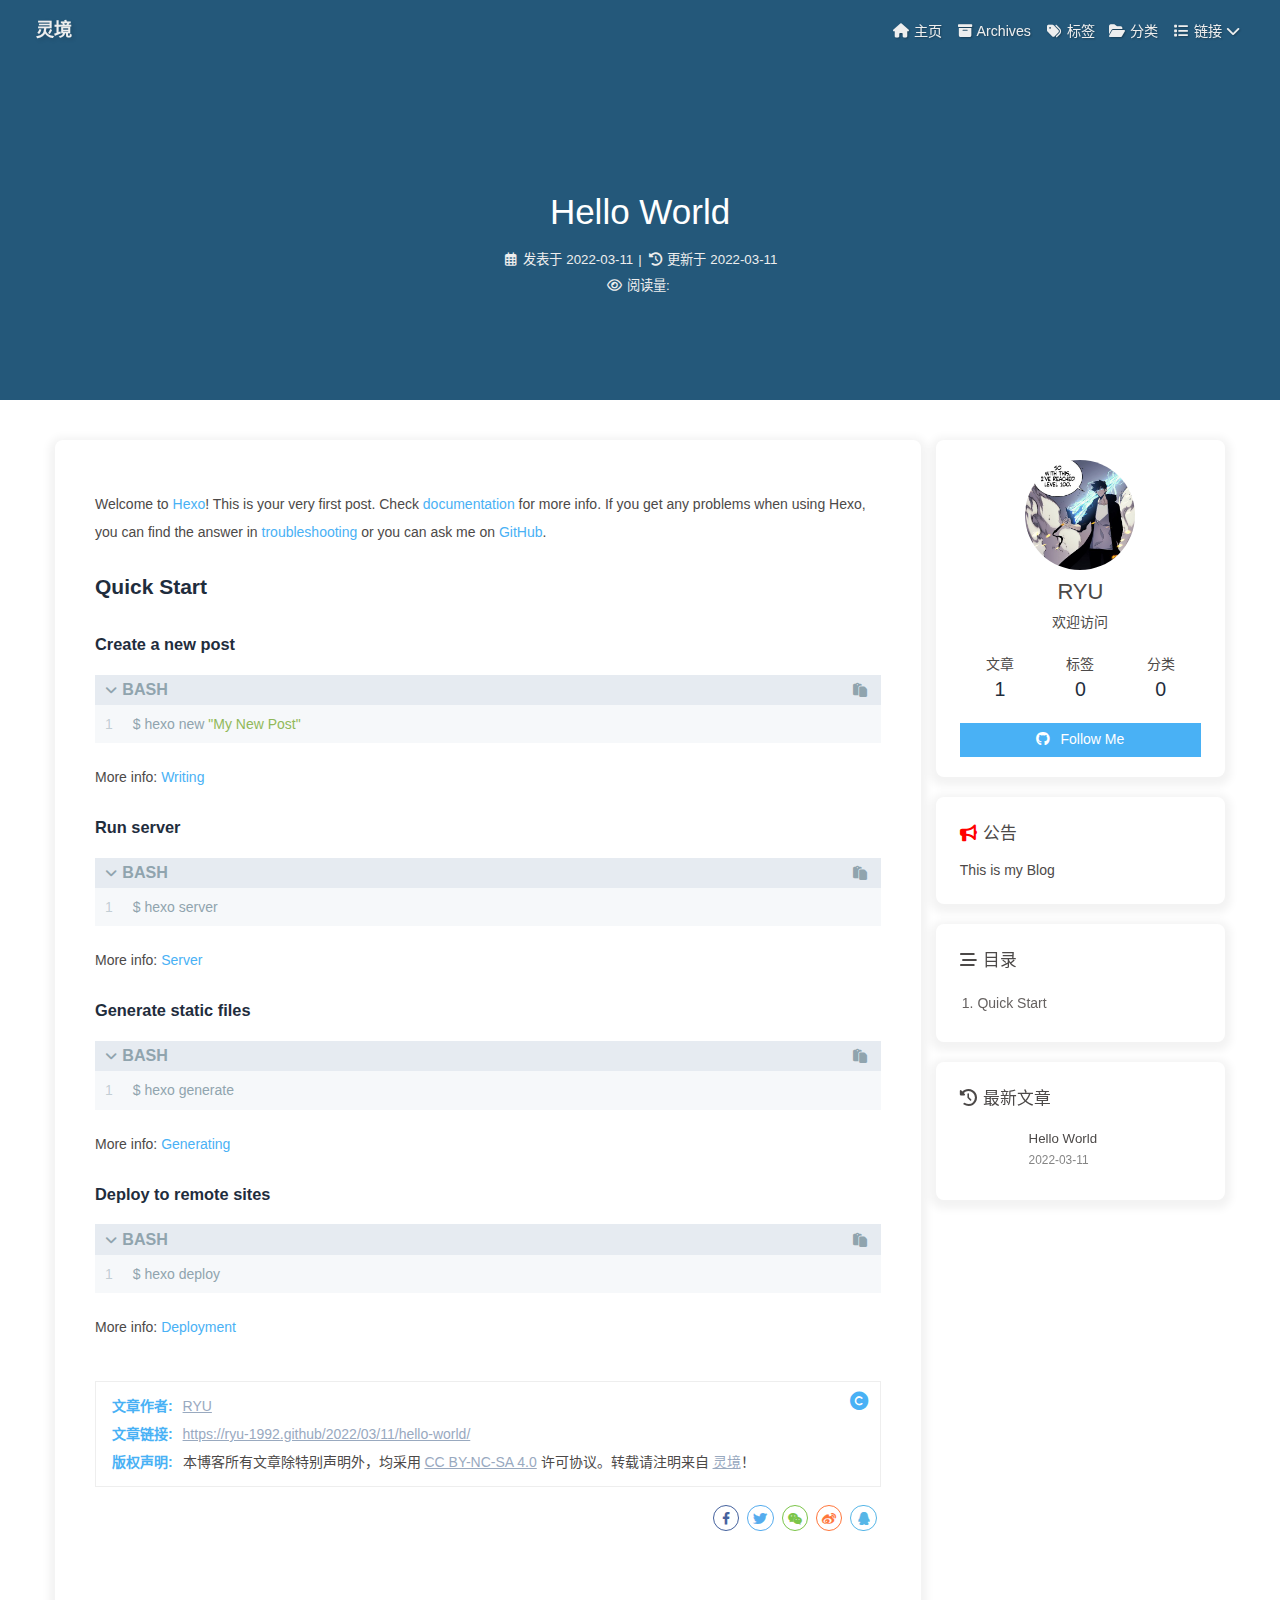
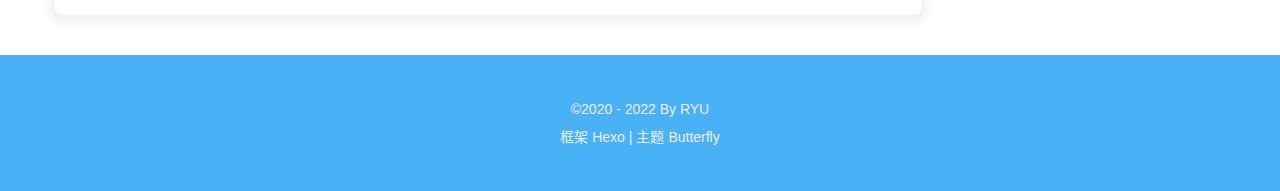
<file: 2022/03/11/hello-world/index.html>
<!DOCTYPE html><html lang="zh-CN" data-theme="light"><head><meta charset="UTF-8"><meta http-equiv="X-UA-Compatible" content="IE=edge"><meta name="viewport" content="width=device-width, initial-scale=1.0, maximum-scale=1.0, user-scalable=no"><title>Hello World | 灵境</title><meta name="keywords" content="区块链"><meta name="author" content="RYU"><meta name="copyright" content="RYU"><meta name="format-detection" content="telephone=no"><meta name="theme-color" content="#ffffff"><meta name="description" content="Welcome to Hexo! This is your very first post. Check documentation for more info. If you get any problems when using Hexo, you can find the answer in troubleshooting or you can ask me on GitHub. Quick">
<meta property="og:type" content="article">
<meta property="og:title" content="Hello World">
<meta property="og:url" content="https://ryu-1992.github/2022/03/11/hello-world/index.html">
<meta property="og:site_name" content="灵境">
<meta property="og:description" content="Welcome to Hexo! This is your very first post. Check documentation for more info. If you get any problems when using Hexo, you can find the answer in troubleshooting or you can ask me on GitHub. Quick">
<meta property="og:locale" content="zh_CN">
<meta property="og:image" content="[data-uri]">
<meta property="article:published_time" content="2022-03-11T14:10:58.760Z">
<meta property="article:modified_time" content="2022-03-11T14:10:58.760Z">
<meta property="article:author" content="RYU">
<meta property="article:tag" content="区块链">
<meta name="twitter:card" content="summary">
<meta name="twitter:image" content="[data-uri]"><link rel="shortcut icon" href="/img/favicon.png"><link rel="canonical" href="https://ryu-1992.github/2022/03/11/hello-world/"><link rel="preconnect" href="//cdn.jsdelivr.net"/><link rel="preconnect" href="//busuanzi.ibruce.info"/><link rel="stylesheet" href="/css/index.css"><link rel="stylesheet" href="https://cdn.jsdelivr.net/npm/@fortawesome/fontawesome-free@6/css/all.min.css" media="print" onload="this.media='all'"><link rel="stylesheet" href="https://cdn.jsdelivr.net/npm/@fancyapps/ui/dist/fancybox.css" media="print" onload="this.media='all'"><script>const GLOBAL_CONFIG = { 
  root: '/',
  algolia: undefined,
  localSearch: undefined,
  translate: undefined,
  noticeOutdate: undefined,
  highlight: {"plugin":"highlighjs","highlightCopy":true,"highlightLang":true,"highlightHeightLimit":false},
  copy: {
    success: '复制成功',
    error: '复制错误',
    noSupport: '浏览器不支持'
  },
  relativeDate: {
    homepage: false,
    post: false
  },
  runtime: '',
  date_suffix: {
    just: '刚刚',
    min: '分钟前',
    hour: '小时前',
    day: '天前',
    month: '个月前'
  },
  copyright: undefined,
  lightbox: 'fancybox',
  Snackbar: undefined,
  source: {
    justifiedGallery: {
      js: 'https://cdn.jsdelivr.net/npm/flickr-justified-gallery@2/dist/fjGallery.min.js',
      css: 'https://cdn.jsdelivr.net/npm/flickr-justified-gallery@2/dist/fjGallery.min.css'
    }
  },
  isPhotoFigcaption: false,
  islazyload: false,
  isAnchor: false
}</script><script id="config-diff">var GLOBAL_CONFIG_SITE = {
  title: 'Hello World',
  isPost: true,
  isHome: false,
  isHighlightShrink: false,
  isToc: true,
  postUpdate: '2022-03-11 22:10:58'
}</script><noscript><style type="text/css">
  #nav {
    opacity: 1
  }
  .justified-gallery img {
    opacity: 1
  }

  #recent-posts time,
  #post-meta time {
    display: inline !important
  }
</style></noscript><script>(win=>{
    win.saveToLocal = {
      set: function setWithExpiry(key, value, ttl) {
        if (ttl === 0) return
        const now = new Date()
        const expiryDay = ttl * 86400000
        const item = {
          value: value,
          expiry: now.getTime() + expiryDay,
        }
        localStorage.setItem(key, JSON.stringify(item))
      },

      get: function getWithExpiry(key) {
        const itemStr = localStorage.getItem(key)

        if (!itemStr) {
          return undefined
        }
        const item = JSON.parse(itemStr)
        const now = new Date()

        if (now.getTime() > item.expiry) {
          localStorage.removeItem(key)
          return undefined
        }
        return item.value
      }
    }
  
    win.getScript = url => new Promise((resolve, reject) => {
      const script = document.createElement('script')
      script.src = url
      script.async = true
      script.onerror = reject
      script.onload = script.onreadystatechange = function() {
        const loadState = this.readyState
        if (loadState && loadState !== 'loaded' && loadState !== 'complete') return
        script.onload = script.onreadystatechange = null
        resolve()
      }
      document.head.appendChild(script)
    })
  
      win.activateDarkMode = function () {
        document.documentElement.setAttribute('data-theme', 'dark')
        if (document.querySelector('meta[name="theme-color"]') !== null) {
          document.querySelector('meta[name="theme-color"]').setAttribute('content', '#0d0d0d')
        }
      }
      win.activateLightMode = function () {
        document.documentElement.setAttribute('data-theme', 'light')
        if (document.querySelector('meta[name="theme-color"]') !== null) {
          document.querySelector('meta[name="theme-color"]').setAttribute('content', '#ffffff')
        }
      }
      const t = saveToLocal.get('theme')
    
          if (t === 'dark') activateDarkMode()
          else if (t === 'light') activateLightMode()
        
      const asideStatus = saveToLocal.get('aside-status')
      if (asideStatus !== undefined) {
        if (asideStatus === 'hide') {
          document.documentElement.classList.add('hide-aside')
        } else {
          document.documentElement.classList.remove('hide-aside')
        }
      }
    
    const detectApple = () => {
      if(/iPad|iPhone|iPod|Macintosh/.test(navigator.userAgent)){
        document.documentElement.classList.add('apple')
      }
    }
    detectApple()
    })(window)</script><meta name="generator" content="Hexo 5.4.1"></head><body><div id="sidebar"><div id="menu-mask"></div><div id="sidebar-menus"><div class="avatar-img is-center"><img src="/./img/TX1.jpg" onerror="onerror=null;src='/img/friend_404.gif'" alt="avatar"/></div><div class="site-data is-center"><div class="data-item"><a href="/archives/"><div class="headline">文章</div><div class="length-num">1</div></a></div><div class="data-item"><a href="/tags/"><div class="headline">标签</div><div class="length-num">0</div></a></div><div class="data-item"><a href="/categories/"><div class="headline">分类</div><div class="length-num">0</div></a></div></div><hr/><div class="menus_items"><div class="menus_item"><a class="site-page" href="/"><i class="fa-fw fas fa-home"></i><span> 主页</span></a></div><div class="menus_item"><a class="site-page" href="/archives/"><i class="fa-fw fas fa-archive"></i><span> Archives</span></a></div><div class="menus_item"><a class="site-page" href="/tags/"><i class="fa-fw fas fa-tags"></i><span> 标签</span></a></div><div class="menus_item"><a class="site-page" href="/categories/"><i class="fa-fw fas fa-folder-open"></i><span> 分类</span></a></div><div class="menus_item"><a class="site-page group" href="javascript:void(0);"><i class="fa-fw fas fa-list"></i><span> 链接</span><i class="fas fa-chevron-down"></i></a><ul class="menus_item_child"><li><a class="site-page child" href="/music/"><i class="fa-fw fas fa-music"></i><span> 以太坊链接</span></a></li><li><a class="site-page child" href="/movies/"><i class="fa-fw fas fa-video"></i><span> 关于</span></a></li></ul></div></div></div></div><div class="post" id="body-wrap"><header class="post-bg" id="page-header" style="background-image: url('[data-uri]')"><nav id="nav"><span id="blog_name"><a id="site-name" href="/">灵境</a></span><div id="menus"><div class="menus_items"><div class="menus_item"><a class="site-page" href="/"><i class="fa-fw fas fa-home"></i><span> 主页</span></a></div><div class="menus_item"><a class="site-page" href="/archives/"><i class="fa-fw fas fa-archive"></i><span> Archives</span></a></div><div class="menus_item"><a class="site-page" href="/tags/"><i class="fa-fw fas fa-tags"></i><span> 标签</span></a></div><div class="menus_item"><a class="site-page" href="/categories/"><i class="fa-fw fas fa-folder-open"></i><span> 分类</span></a></div><div class="menus_item"><a class="site-page group" href="javascript:void(0);"><i class="fa-fw fas fa-list"></i><span> 链接</span><i class="fas fa-chevron-down"></i></a><ul class="menus_item_child"><li><a class="site-page child" href="/music/"><i class="fa-fw fas fa-music"></i><span> 以太坊链接</span></a></li><li><a class="site-page child" href="/movies/"><i class="fa-fw fas fa-video"></i><span> 关于</span></a></li></ul></div></div><div id="toggle-menu"><a class="site-page"><i class="fas fa-bars fa-fw"></i></a></div></div></nav><div id="post-info"><h1 class="post-title">Hello World</h1><div id="post-meta"><div class="meta-firstline"><span class="post-meta-date"><i class="far fa-calendar-alt fa-fw post-meta-icon"></i><span class="post-meta-label">发表于</span><time class="post-meta-date-created" datetime="2022-03-11T14:10:58.760Z" title="发表于 2022-03-11 22:10:58">2022-03-11</time><span class="post-meta-separator">|</span><i class="fas fa-history fa-fw post-meta-icon"></i><span class="post-meta-label">更新于</span><time class="post-meta-date-updated" datetime="2022-03-11T14:10:58.760Z" title="更新于 2022-03-11 22:10:58">2022-03-11</time></span></div><div class="meta-secondline"><span class="post-meta-separator">|</span><span class="post-meta-pv-cv" id="" data-flag-title="Hello World"><i class="far fa-eye fa-fw post-meta-icon"></i><span class="post-meta-label">阅读量:</span><span id="busuanzi_value_page_pv"></span></span></div></div></div></header><main class="layout" id="content-inner"><div id="post"><article class="post-content" id="article-container"><p>Welcome to <a target="_blank" rel="noopener" href="https://hexo.io/">Hexo</a>! This is your very first post. Check <a target="_blank" rel="noopener" href="https://hexo.io/docs/">documentation</a> for more info. If you get any problems when using Hexo, you can find the answer in <a target="_blank" rel="noopener" href="https://hexo.io/docs/troubleshooting.html">troubleshooting</a> or you can ask me on <a target="_blank" rel="noopener" href="https://github.com/hexojs/hexo/issues">GitHub</a>.</p>
<h2 id="Quick-Start"><a href="#Quick-Start" class="headerlink" title="Quick Start"></a>Quick Start</h2><h3 id="Create-a-new-post"><a href="#Create-a-new-post" class="headerlink" title="Create a new post"></a>Create a new post</h3><figure class="highlight bash"><table><tr><td class="gutter"><pre><span class="line">1</span><br></pre></td><td class="code"><pre><span class="line">$ hexo new <span class="string">&quot;My New Post&quot;</span></span><br></pre></td></tr></table></figure>

<p>More info: <a target="_blank" rel="noopener" href="https://hexo.io/docs/writing.html">Writing</a></p>
<h3 id="Run-server"><a href="#Run-server" class="headerlink" title="Run server"></a>Run server</h3><figure class="highlight bash"><table><tr><td class="gutter"><pre><span class="line">1</span><br></pre></td><td class="code"><pre><span class="line">$ hexo server</span><br></pre></td></tr></table></figure>

<p>More info: <a target="_blank" rel="noopener" href="https://hexo.io/docs/server.html">Server</a></p>
<h3 id="Generate-static-files"><a href="#Generate-static-files" class="headerlink" title="Generate static files"></a>Generate static files</h3><figure class="highlight bash"><table><tr><td class="gutter"><pre><span class="line">1</span><br></pre></td><td class="code"><pre><span class="line">$ hexo generate</span><br></pre></td></tr></table></figure>

<p>More info: <a target="_blank" rel="noopener" href="https://hexo.io/docs/generating.html">Generating</a></p>
<h3 id="Deploy-to-remote-sites"><a href="#Deploy-to-remote-sites" class="headerlink" title="Deploy to remote sites"></a>Deploy to remote sites</h3><figure class="highlight bash"><table><tr><td class="gutter"><pre><span class="line">1</span><br></pre></td><td class="code"><pre><span class="line">$ hexo deploy</span><br></pre></td></tr></table></figure>

<p>More info: <a target="_blank" rel="noopener" href="https://hexo.io/docs/one-command-deployment.html">Deployment</a></p>
</article><div class="post-copyright"><div class="post-copyright__author"><span class="post-copyright-meta">文章作者: </span><span class="post-copyright-info"><a href="mailto:undefined">RYU</a></span></div><div class="post-copyright__type"><span class="post-copyright-meta">文章链接: </span><span class="post-copyright-info"><a href="https://ryu-1992.github/2022/03/11/hello-world/">https://ryu-1992.github/2022/03/11/hello-world/</a></span></div><div class="post-copyright__notice"><span class="post-copyright-meta">版权声明: </span><span class="post-copyright-info">本博客所有文章除特别声明外，均采用 <a href="https://creativecommons.org/licenses/by-nc-sa/4.0/" target="_blank">CC BY-NC-SA 4.0</a> 许可协议。转载请注明来自 <a href="https://RYU-1992.github" target="_blank">灵境</a>！</span></div></div><div class="tag_share"><div class="post-meta__tag-list"></div><div class="post_share"><div class="social-share" data-image="[data-uri]" data-sites="facebook,twitter,wechat,weibo,qq"></div><link rel="stylesheet" href="https://cdn.jsdelivr.net/npm/social-share.js/dist/css/share.min.css" media="print" onload="this.media='all'"><script src="https://cdn.jsdelivr.net/npm/social-share.js/dist/js/social-share.min.js" defer></script></div></div><nav class="pagination-post" id="pagination"></nav></div><div class="aside-content" id="aside-content"><div class="card-widget card-info"><div class="is-center"><div class="avatar-img"><img src="/./img/TX1.jpg" onerror="this.onerror=null;this.src='/img/friend_404.gif'" alt="avatar"/></div><div class="author-info__name">RYU</div><div class="author-info__description">欢迎访问</div></div><div class="card-info-data is-center"><div class="card-info-data-item"><a href="/archives/"><div class="headline">文章</div><div class="length-num">1</div></a></div><div class="card-info-data-item"><a href="/tags/"><div class="headline">标签</div><div class="length-num">0</div></a></div><div class="card-info-data-item"><a href="/categories/"><div class="headline">分类</div><div class="length-num">0</div></a></div></div><a id="card-info-btn" target="_blank" rel="noopener" href="https://github.com/xxxxxx"><i class="fab fa-github"></i><span>Follow Me</span></a></div><div class="card-widget card-announcement"><div class="item-headline"><i class="fas fa-bullhorn fa-shake"></i><span>公告</span></div><div class="announcement_content">This is my Blog</div></div><div class="sticky_layout"><div class="card-widget" id="card-toc"><div class="item-headline"><i class="fas fa-stream"></i><span>目录</span><span class="toc-percentage"></span></div><div class="toc-content"><ol class="toc"><li class="toc-item toc-level-2"><a class="toc-link" href="#Quick-Start"><span class="toc-number">1.</span> <span class="toc-text">Quick Start</span></a><ol class="toc-child"><li class="toc-item toc-level-3"><a class="toc-link" href="#Create-a-new-post"><span class="toc-number">1.1.</span> <span class="toc-text">Create a new post</span></a></li><li class="toc-item toc-level-3"><a class="toc-link" href="#Run-server"><span class="toc-number">1.2.</span> <span class="toc-text">Run server</span></a></li><li class="toc-item toc-level-3"><a class="toc-link" href="#Generate-static-files"><span class="toc-number">1.3.</span> <span class="toc-text">Generate static files</span></a></li><li class="toc-item toc-level-3"><a class="toc-link" href="#Deploy-to-remote-sites"><span class="toc-number">1.4.</span> <span class="toc-text">Deploy to remote sites</span></a></li></ol></li></ol></div></div><div class="card-widget card-recent-post"><div class="item-headline"><i class="fas fa-history"></i><span>最新文章</span></div><div class="aside-list"><div class="aside-list-item"><a class="thumbnail" href="/2022/03/11/hello-world/" title="Hello World"><img src="[data-uri]" onerror="this.onerror=null;this.src='/img/404.jpg'" alt="Hello World"/></a><div class="content"><a class="title" href="/2022/03/11/hello-world/" title="Hello World">Hello World</a><time datetime="2022-03-11T14:10:58.760Z" title="发表于 2022-03-11 22:10:58">2022-03-11</time></div></div></div></div></div></div></main><footer id="footer"><div id="footer-wrap"><div class="copyright">&copy;2020 - 2022 By RYU</div><div class="framework-info"><span>框架 </span><a target="_blank" rel="noopener" href="https://hexo.io">Hexo</a><span class="footer-separator">|</span><span>主题 </span><a target="_blank" rel="noopener" href="https://github.com/jerryc127/hexo-theme-butterfly">Butterfly</a></div></div></footer></div><div id="rightside"><div id="rightside-config-hide"><button id="readmode" type="button" title="阅读模式"><i class="fas fa-book-open"></i></button><button id="darkmode" type="button" title="浅色和深色模式转换"><i class="fas fa-adjust"></i></button><button id="hide-aside-btn" type="button" title="单栏和双栏切换"><i class="fas fa-arrows-alt-h"></i></button></div><div id="rightside-config-show"><button id="rightside_config" type="button" title="设置"><i class="fas fa-cog fa-spin"></i></button><button class="close" id="mobile-toc-button" type="button" title="目录"><i class="fas fa-list-ul"></i></button><button id="go-up" type="button" title="回到顶部"><i class="fas fa-arrow-up"></i></button></div></div><div><script src="/js/utils.js"></script><script src="/js/main.js"></script><script src="https://cdn.jsdelivr.net/npm/@fancyapps/ui/dist/fancybox.umd.js"></script><div class="js-pjax"></div><script async data-pjax src="//busuanzi.ibruce.info/busuanzi/2.3/busuanzi.pure.mini.js"></script></div></body></html>
</file>
